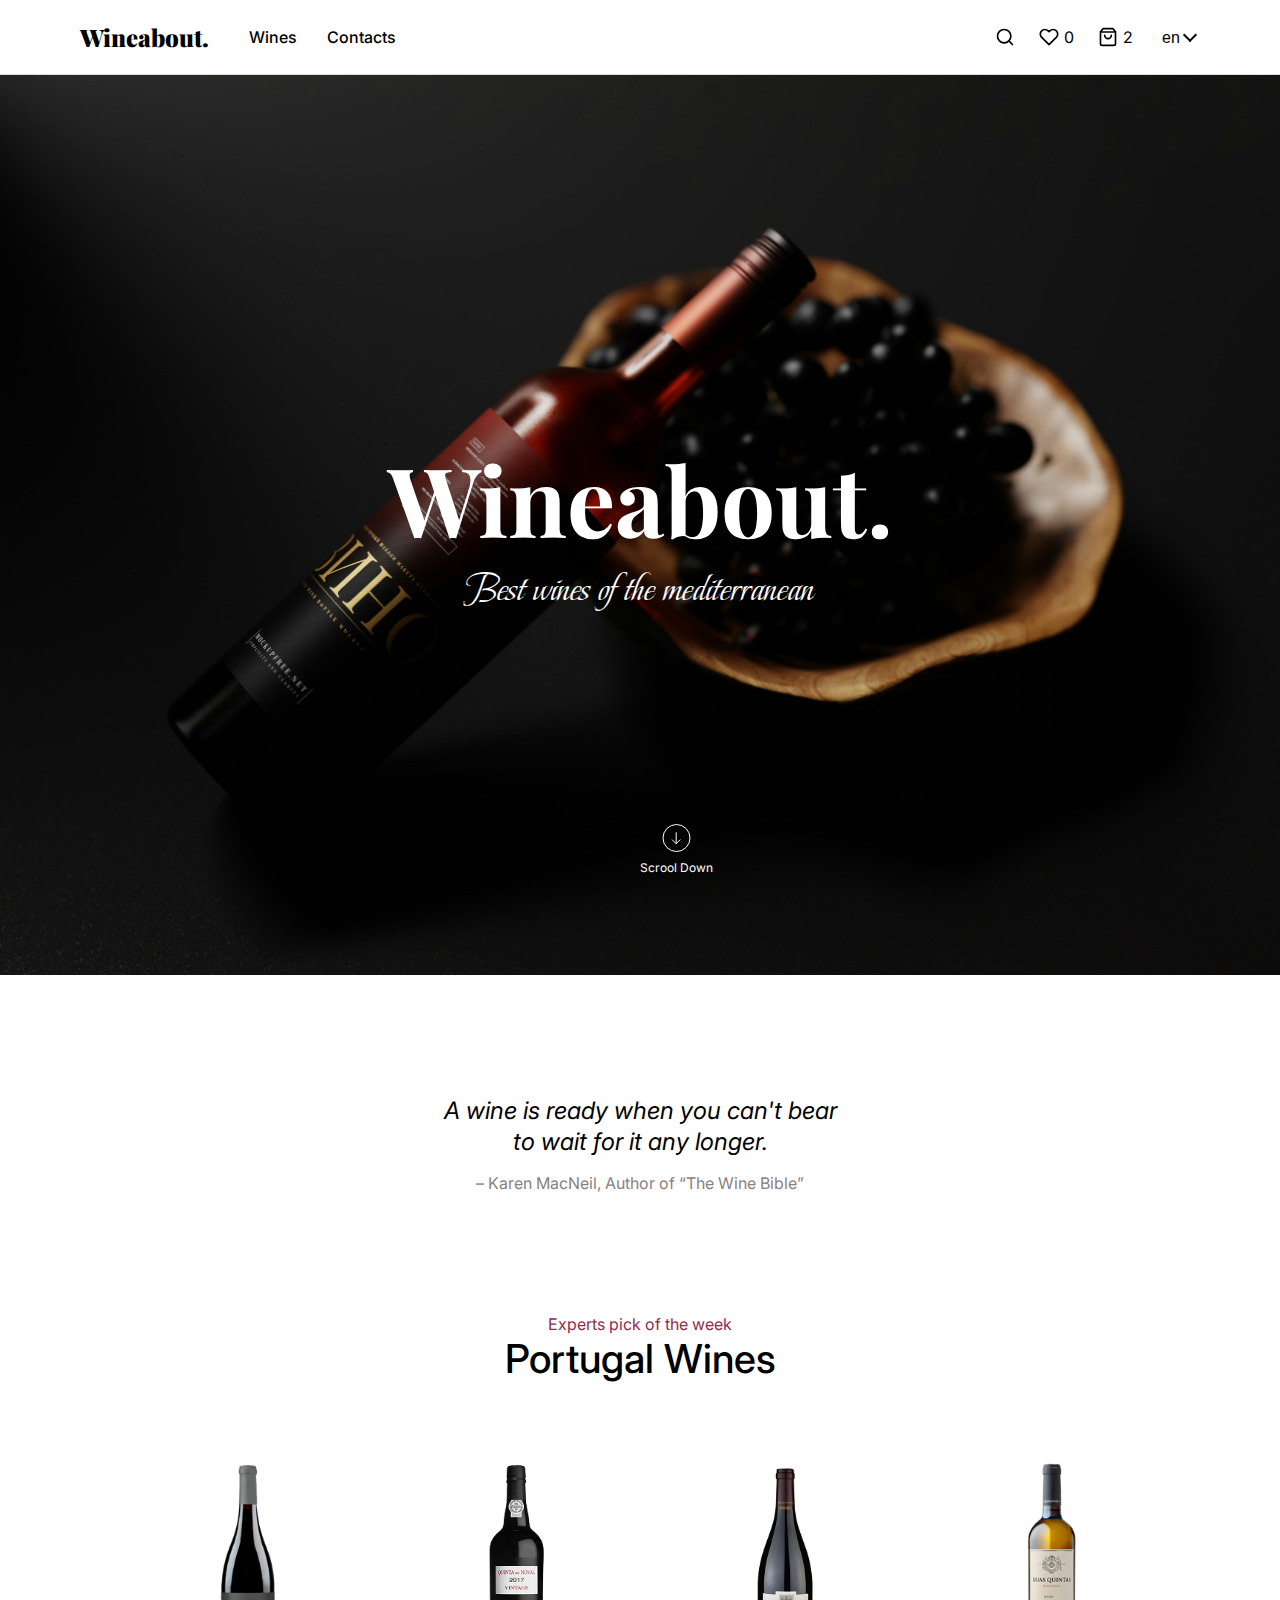
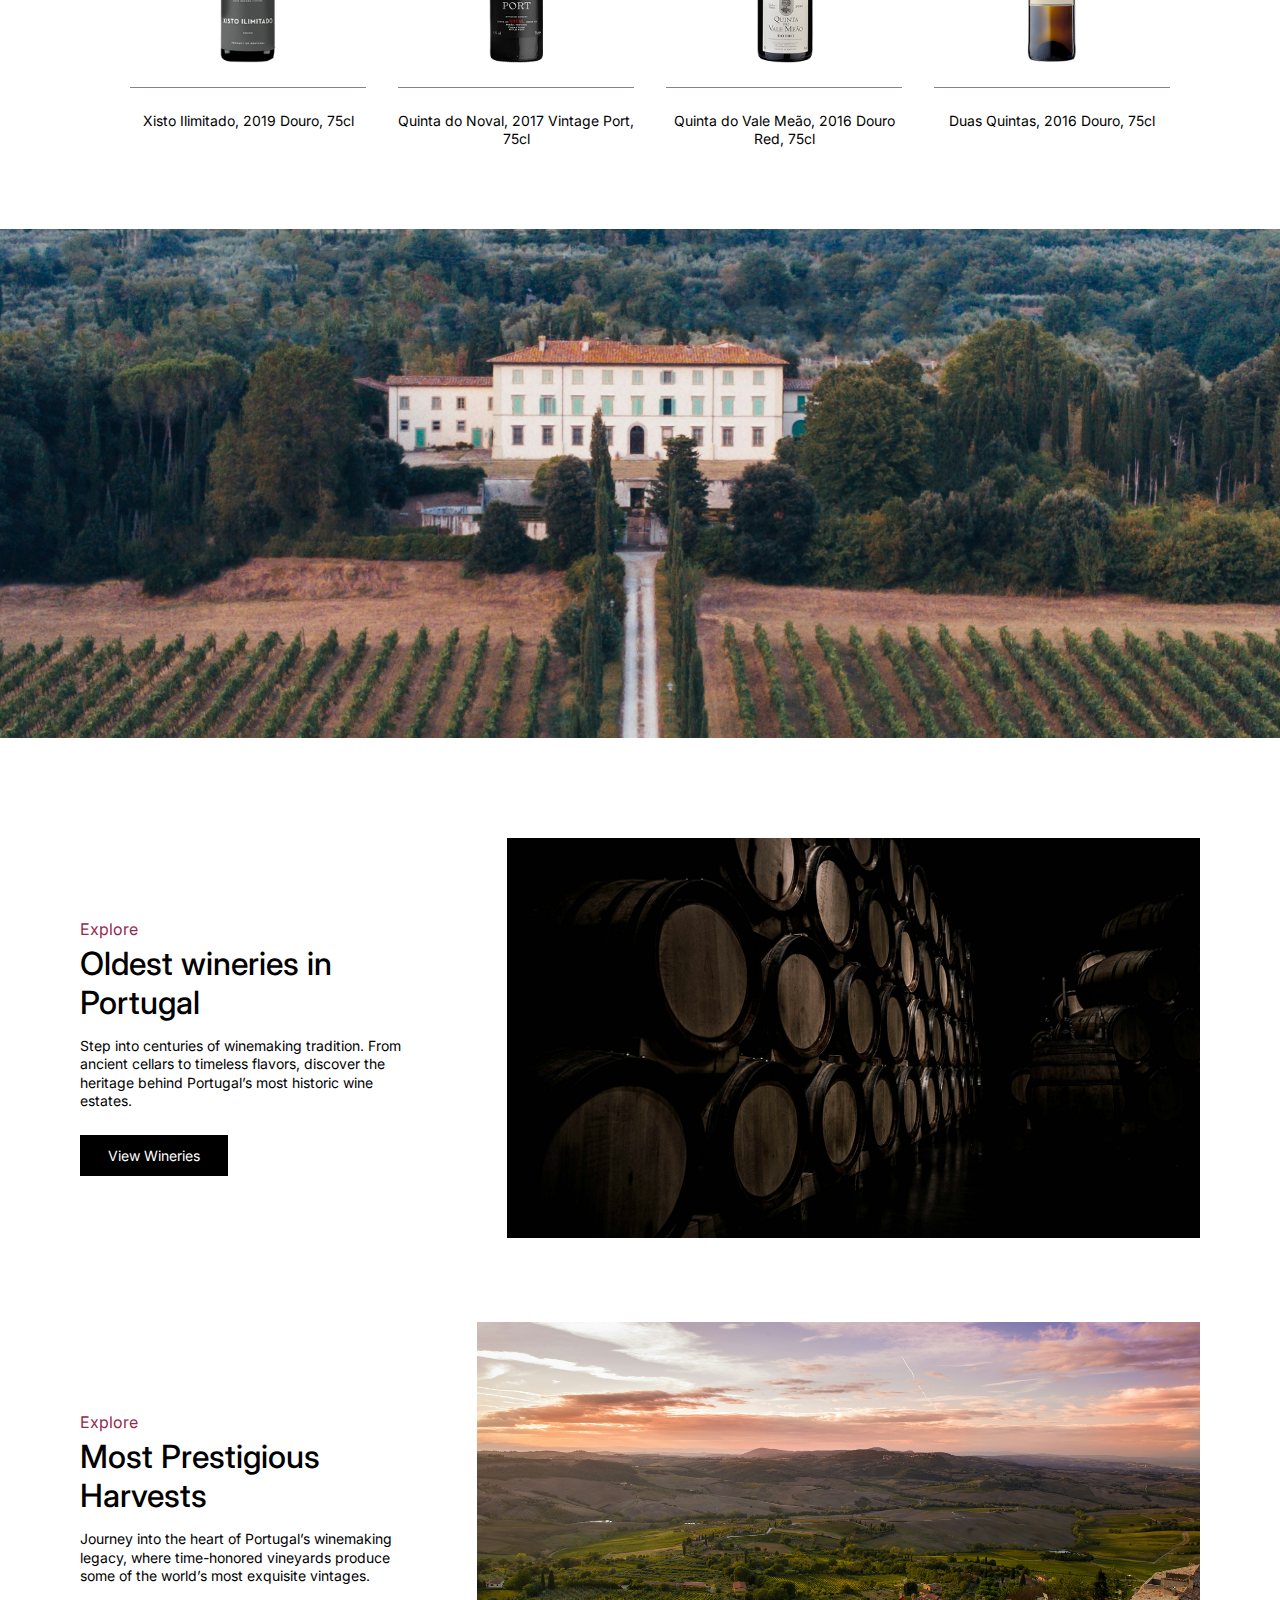
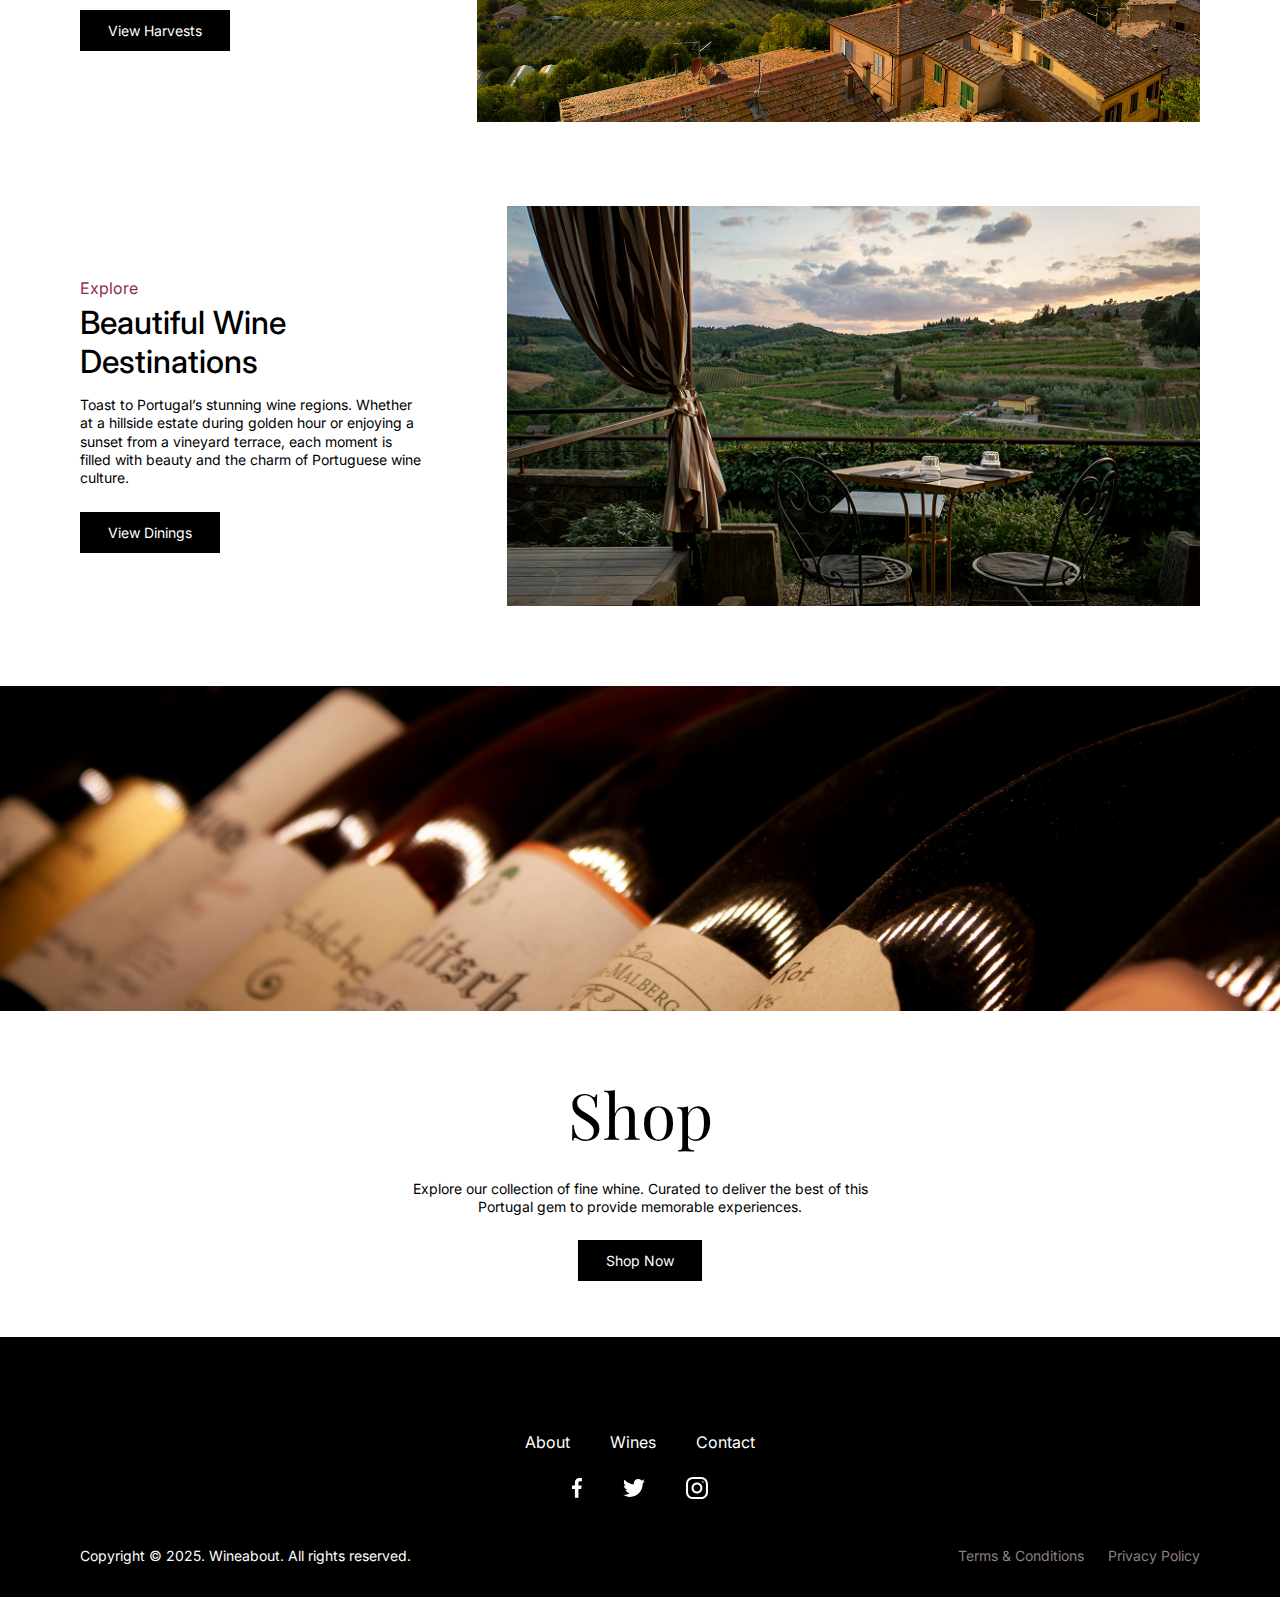
<file: index.html>
<!DOCTYPE html>
<html lang="pt">
<head>
    <meta charset="UTF-8">
    <meta name="viewport" content="width=device-width, initial-scale=1.0">
    <title>Wineabout</title>
    <link rel="stylesheet" href="../assets/css/main.css">
</head>
<body>
<header class="main-header">
    <div class="header-inner">
        <div class="logo-and-nav-group">
            <h3 class="logo"><a href="/">Wineabout.</a></h3>

            <nav class="main-nav">
                <ul>
                    <li><a href="/store.html">Wines</a></li>
                    <li><a href="/contact.html">Contacts</a></li>
                </ul>
            </nav>
        </div>

        <div class="ham-menu">
            <span></span>
            <span></span>
            <span></span>
        </div>

        <div class="off-screen-menu">
            <ul>
                <li><a href="/store.html">Wines</a></li>
                <li><a href="/contact.html">Contacts</a></li>
            </ul>
        </div>

        <div class="header-icons">
            <button class="icon-button search-icon" aria-label="Search">
                <svg xmlns="http://www.w3.org/2000/svg" width="20" height="20" viewBox="0 0 24 24" fill="none" stroke="currentColor" stroke-width="2" stroke-linecap="round" stroke-linejoin="round" class="feather feather-search"><circle cx="11" cy="11" r="8"></circle><line x1="21" y1="21" x2="16.65" y2="16.65"></line></svg>
            </button>
            <a href="#" class="icon-button fav-icon" aria-label="Favorites">
                <svg xmlns="http://www.w3.org/2000/svg" width="20" height="20" viewBox="0 0 24 24" fill="none" stroke="currentColor" stroke-width="2" stroke-linecap="round" stroke-linejoin="round" class="feather feather-heart"><path d="M20.84 4.61a5.5 5.5 0 0 0-7.78 0L12 5.67l-1.06-1.06a5.5 5.5 0 0 0-7.78 7.78l1.06 1.06L12 21.23l7.78-7.78 1.06-1.06a5.5 5.5 0 0 0 0-7.78z"></path></svg>
                <span class="count">0</span>
            </a>
            <a href="#" class="icon-button cart-icon" aria-label="Cart">
                <svg xmlns="http://www.w3.org/2000/svg" width="20" height="20" viewBox="0 0 24 24" fill="none" stroke="currentColor" stroke-width="2" stroke-linecap="round" stroke-linejoin="round" class="feather feather-shopping-bag"><path d="M6 2L3 6v14a2 2 0 0 0 2 2h14a2 2 0 0 0 2-2V6l-3-4z"></path><line x1="3" y1="6" x2="21" y2="6"></line><path d="M16 10a4 4 0 0 1-8 0"></path></svg>
                <span class="count">2</span>
            </a>
            <div class="language-selector">
                <select>
                    <option value="en">en</option>
                    <option value="pt">pt</option>
                </select>
                <span class="arrow-down"></span>
            </div>
        </div>
    </div>

    <script>
        const hamMenu = document.querySelector('.ham-menu');
        const offScreenMenu = document.querySelector('.off-screen-menu');
        const mainNav = document.querySelector('.main-nav');

        hamMenu.addEventListener('click', () => {
            offScreenMenu.classList.toggle('active');
            hamMenu.classList.toggle('active');
        });

        window.addEventListener('resize', () => {
            if (window.matchMedia("(min-width: 1024px)").matches) {
                offScreenMenu.classList.remove('active');
                hamMenu.classList.remove('active');
            }
        });
    </script>
</header>  <main>
    <div class="hero-image">
      <div>
        <h1 class="logo">Wineabout.</h1>
        <h3>Best wines of the mediterranean</h3>
      </div>
      <div>
        <svg width="29" height="28" viewBox="0 0 29 28" fill="none" xmlns="http://www.w3.org/2000/svg">
        <rect x="1" y="0.5" width="27" height="27" rx="13.5" stroke="white"/>
        <path d="M14.182 8.27275L14.182 19.7273M14.182 19.7273L18.3184 15.5909M14.182 19.7273L10.0456 15.5909" stroke="white"/>
        </svg>
        <p>Scrool Down</p>
      </div>
    </div>
    <div class="quote">
      <p>A wine is ready when you can't bear to wait for it any longer.</p>
      <p class="author">– Karen MacNeil, Author of “The Wine Bible”</p>
    </div>  
    <div class="oftheweek">
      <h4>Experts pick of the week</h4>
      <h2>Portugal Wines</h2>
      <div class="wine-list">
        <div class="wine-item">
          <img src="/src/assets/images/xistoilimitado_2016_dourored.png" alt="Xisto Ilimitado Wine Image">
          <span></span>
          <p>Xisto Ilimitado, 2019 Douro, 75cl</p>
        </div>
        <div class="wine-item">
          <img src="/src/assets/images/quintadonoval_2017_vintageport.png" alt="Quinta do Noval Wine Image">
          <span></span>
          <p>Quinta do Noval, 2017 Vintage Port, 75cl</p>
        </div>
        <div class="wine-item">
          <img src="/src/assets/images/quintadovalmeao_2016_dourored.png" alt="Quinta do Vale Meão Wine Image">
          <span></span>
          <p>Quinta do Vale Meão, 2016 Douro Red, 75cl</p>
        </div>
        <div class="wine-item">
          <img src="/src/assets/images/duasquintasblanc_2023_ramospinto_vinhobrancodouro.png" alt="Duas Quintas Wine Image">
          <span></span>
          <p>Duas Quintas, 2016 Douro, 75cl</p>
        </div>
      </div>
      <div class="img-quinta">
        <img src="/src/assets/images/vineyard-mansion.jpg" alt="Mansion in a Vineyard">
      </div>
    </div>
    <div class="explore">
      <div class="explore-item">
        <img src="/src/assets/images/winecellar.png" alt="Image of a Wine Cellar">
        <div class="explore-text">
          <h4>Explore</h4>
          <h3>Oldest wineries in Portugal</h3>
          <p>Step into centuries of winemaking tradition. From ancient cellars to timeless flavors, discover the heritage behind Portugal’s most historic wine estates.</p>
          <button>View Wineries</button>
        </div>
      </div>
      <div class="explore-item">
        <img src="/src/assets/images/contact-quinta-img.png" alt="Image of a Vineyard at Sunset">
        <div class="explore-text">
          <h4>Explore</h4>
          <h3>Most Prestigious Harvests</h3>
          <p>Journey into the heart of Portugal’s winemaking legacy, where time-honored vineyards produce some of the world’s most exquisite vintages.</p>
          <button>View Harvests</button>
        </div>
      </div>
      <div class="explore-item">
        <img src="/src/assets/images/balcony-img.png" alt="Image of a Balcony at a Vineyard at Sunset">
        <div class="explore-text">
          <h4>Explore</h4>
          <h3>Beautiful Wine Destinations</h3>
          <p>Toast to Portugal’s stunning wine regions. Whether at a hillside estate during golden hour or enjoying a sunset from a vineyard terrace, each moment is filled with beauty and the charm of Portuguese wine culture.</p>
          <button>View Dinings</button>
        </div>
      </div>
    </div>
    <div class="wine-shop">
      <img src="/src/assets/images/wine-shop.jpg" alt="Wine Shop">
      <div>
        <h2 class="shop">Shop</h2>
        <p>Explore our collection of fine whine. Curated to deliver the best of this Portugal gem to provide memorable experiences.</p>
        <button>Shop Now</button>
      </div>
    </div>
  </main>
<footer>
    <h3 class="logo">Wineabout.</h3>
    <div class="menufooter">
        <ul>
            <li><a href="/about">About</a></li>
            <li><a href="/wines">Wines</a></li>
            <li><a href="/contact">Contact</a></li>
        </ul>
    </div>
    <div class="socials">
        <a href="https://www.facebook.com/wineabout">
            <svg width="10" height="20" viewBox="0 0 10 20" fill="none" xmlns="http://www.w3.org/2000/svg">
            <path d="M8.13116 3.29509H9.94284V0.139742C9.63028 0.0967442 8.55534 0 7.30346 0C4.69137 0 2.90201 1.643 2.90201 4.66274V7.44186H0.0195312V10.9693H2.90201V19.845H6.43607V10.9701H9.20196L9.64103 7.44269H6.43524V5.01251C6.43607 3.99297 6.71059 3.29509 8.13116 3.29509Z" fill="white"/>
            </svg>
        </a>
        <a href="https://www.twitter.com/wineabout">
            <svg width="23" height="18" viewBox="0 0 23 18" fill="none" xmlns="http://www.w3.org/2000/svg">
            <path d="M22.9805 2.11613C22.1623 2.475 21.2906 2.71288 20.3817 2.82838C21.3167 2.27013 22.0303 1.39287 22.3658 0.3355C21.4941 0.85525 20.5316 1.22238 19.5058 1.42725C18.6781 0.545875 17.4983 0 16.2113 0C13.7143 0 11.7041 2.02675 11.7041 4.51137C11.7041 4.86888 11.7343 5.21263 11.8086 5.53988C8.05897 5.357 4.74109 3.55988 2.51222 0.82225C2.12309 1.49738 1.89484 2.27012 1.89484 3.102C1.89484 4.664 2.69922 6.04862 3.89822 6.85025C3.17359 6.8365 2.46272 6.62613 1.86047 6.29475C1.86047 6.3085 1.86047 6.32638 1.86047 6.34425C1.86047 8.536 3.42384 10.3565 5.47397 10.7759C5.10684 10.8763 4.70672 10.9244 4.29147 10.9244C4.00272 10.9244 3.71122 10.9079 3.43759 10.8474C4.02197 12.6335 5.68022 13.9466 7.65197 13.9893C6.11747 15.1896 4.16909 15.9129 2.05984 15.9129C1.68997 15.9129 1.33522 15.8964 0.980469 15.851C2.97834 17.1394 5.34609 17.875 7.89947 17.875C16.199 17.875 20.7365 11 20.7365 5.04075C20.7365 4.84137 20.7296 4.64887 20.72 4.45775C21.6151 3.8225 22.3672 3.02913 22.9805 2.11613Z" fill="white"/>
            </svg>
        </a>
        <a href="https://www.instagram.com/wineabout/">
            <svg width="23" height="22" viewBox="0 0 23 22" fill="none" xmlns="http://www.w3.org/2000/svg">
            <path fill-rule="evenodd" clip-rule="evenodd" d="M7.85547 0H16.1055C19.9018 0 22.9805 3.07862 22.9805 6.875V15.125C22.9805 18.9214 19.9018 22 16.1055 22H7.85547C4.05909 22 0.980469 18.9214 0.980469 15.125V6.875C0.980469 3.07862 4.05909 0 7.85547 0ZM16.1055 19.9375C18.7592 19.9375 20.918 17.7787 20.918 15.125V6.875C20.918 4.22125 18.7592 2.0625 16.1055 2.0625H7.85547C5.20172 2.0625 3.04297 4.22125 3.04297 6.875V15.125C3.04297 17.7787 5.20172 19.9375 7.85547 19.9375H16.1055Z" fill="white"/>
            <path fill-rule="evenodd" clip-rule="evenodd" d="M6.48047 11C6.48047 7.96263 8.94309 5.5 11.9805 5.5C15.0178 5.5 17.4805 7.96263 17.4805 11C17.4805 14.0374 15.0178 16.5 11.9805 16.5C8.94309 16.5 6.48047 14.0374 6.48047 11ZM8.54297 11C8.54297 12.8948 10.0857 14.4375 11.9805 14.4375C13.8752 14.4375 15.418 12.8948 15.418 11C15.418 9.10388 13.8752 7.5625 11.9805 7.5625C10.0857 7.5625 8.54297 9.10388 8.54297 11Z" fill="white"/>
            <circle cx="17.893" cy="5.08737" r="0.732875" fill="white"/>
            </svg>
        </a>
    </div>
        <div class="footerlegal">
            <div class="copyright">
                <a href="https://www.wineabout.com/terms">
                    <p>Terms & Conditions</p>
                </a>
                <a href="https://www.wineabout.com/privacy">
                    <p>Privacy Policy</p>
                </a>
            </div>
            <div class="legalrights">
                    <p>Copyright © 2025. Wineabout. All rights reserved.</p>
            </div>
        </div>
</footer></body>
</html>
</file>
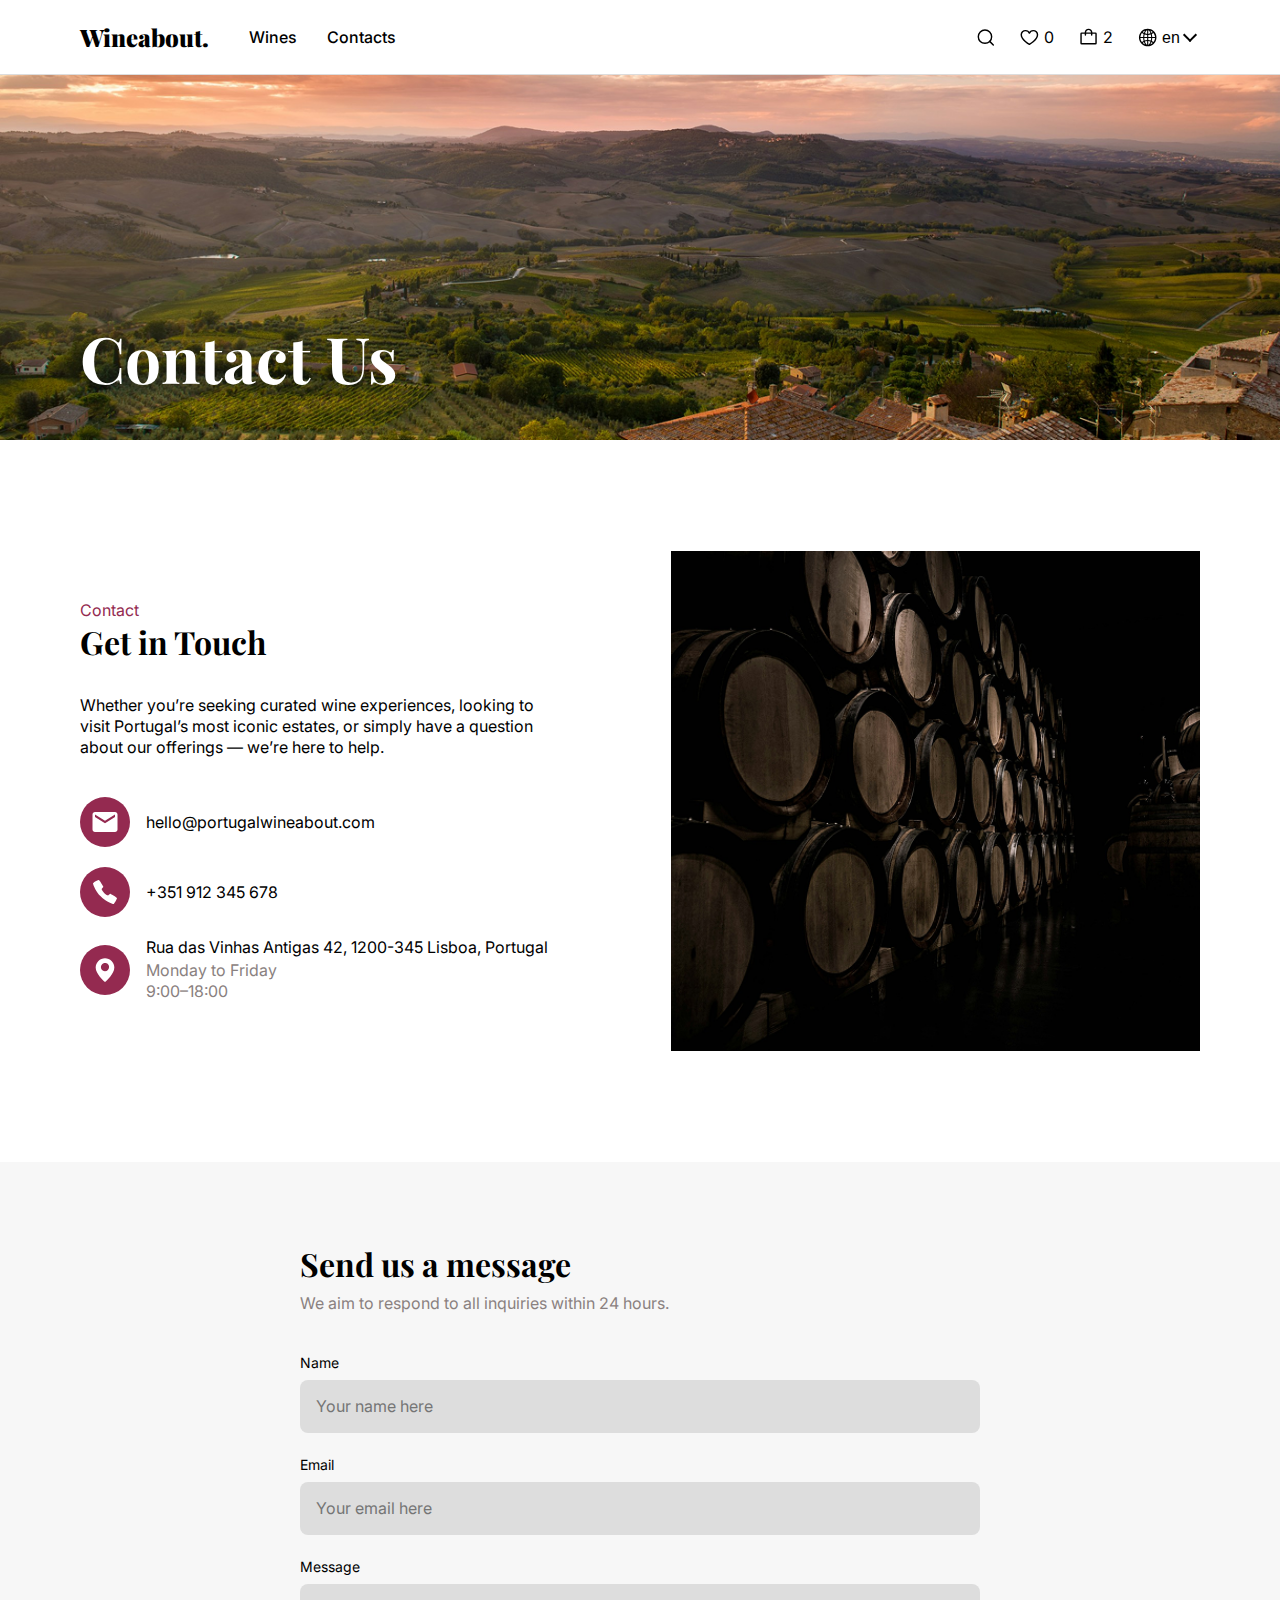
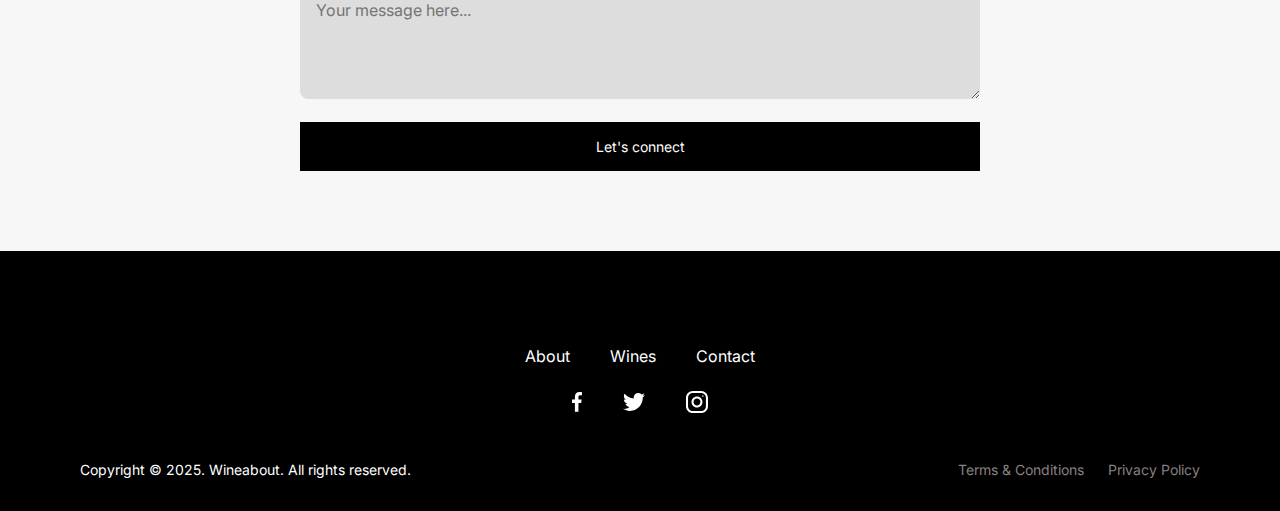
<file: contact.html>
<!DOCTYPE html>
<html lang="pt">
<head>
    <meta charset="UTF-8">
    <meta name="viewport" content="width=device-width, initial-scale=1.0">
    <title>Wineabout</title>
    <link rel="stylesheet" href="../assets/css/main.css">
</head>
<body>
<header class="main-header">
    <div class="header-inner">
        <div class="logo-and-nav-group">
            <h3 class="logo"><a href="/">Wineabout.</a></h3>

            <nav class="main-nav">
                <ul>
                    <li><a href="/store.html">Wines</a></li>
                    <li><a href="/contact.html">Contacts</a></li>
                </ul>
            </nav>
        </div>

        <div class="ham-menu">
            <span></span>
            <span></span>
            <span></span>
        </div>

        <div class="off-screen-menu">
            <ul>
                <li><a href="/store.html">Wines</a></li>
                <li><a href="/contact.html">Contacts</a></li>
            </ul>
            <span></span>
           <div>
                <a href="#" class="close-menu-links" aria-label="Search">
                    <p>Search</p>
                    <svg width="32" height="32" viewBox="0 0 24 24" fill="none" xmlns="http://www.w3.org/2000/svg">
                    <g clip-path="url(#clip0_75_404)">
                    <path d="M9.97135 16.3333C13.6533 16.3333 16.638 13.3486 16.638 9.66667C16.638 5.98477 13.6533 3 9.97135 3C6.28946 3 3.30469 5.98477 3.30469 9.66667C3.30469 13.3486 6.28946 16.3333 9.97135 16.3333Z" stroke="black" stroke-width="1.42857" stroke-linecap="round" stroke-linejoin="round"/>
                    <path d="M18.3057 17.9998L14.6807 14.3748" stroke="black" stroke-width="1.42857" stroke-linecap="round" stroke-linejoin="round"/>
                    </g>
                    <defs>
                    <clipPath id="clip0_75_404">
                    <rect width="40" height="40" fill="white" transform="translate(0.804688 0.5)"/>
                    </clipPath>
                    </defs>
                    </svg>
                </a>
                <a href="#" class="close-menu-links" aria-label="Favorites">
                    <p>My favorites</p>
                    <svg width="32" height="32" viewBox="0 0 24 24" fill="none" xmlns="http://www.w3.org/2000/svg">
                    <g clip-path="url(#clip0_75_406)">
                    <path d="M10.3887 17.375C10.3887 17.375 2.26367 13 2.26367 7.84375C2.26367 6.72487 2.70815 5.65181 3.49932 4.86064C4.29048 4.06947 5.36354 3.625 6.48242 3.625C8.24727 3.625 9.75898 4.58672 10.3887 6.125C11.0184 4.58672 12.5301 3.625 14.2949 3.625C15.4138 3.625 16.4869 4.06947 17.278 4.86064C18.0692 5.65181 18.5137 6.72487 18.5137 7.84375C18.5137 13 10.3887 17.375 10.3887 17.375Z" stroke="black" stroke-width="1.42857" stroke-linecap="round" stroke-linejoin="round"/>
                    </g>
                    <defs>
                    <clipPath id="clip0_75_406">
                    <rect width="40" height="40" fill="white" transform="translate(0.388672 0.5)"/>
                    </clipPath>
                    </defs>
                    </svg>
                </a>
                <a href="#" class="close-menu-links" aria-label="Cart">
                    <p>My cart</p>
                    <svg width="32" height="32" viewBox="0 0 24 24" fill="none" xmlns="http://www.w3.org/2000/svg">
                    <g clip-path="url(#clip0_75_409)">
                    <path d="M17.4209 6.125H3.6709C3.32572 6.125 3.0459 6.40482 3.0459 6.75V16.125C3.0459 16.4702 3.32572 16.75 3.6709 16.75H17.4209C17.7661 16.75 18.0459 16.4702 18.0459 16.125V6.75C18.0459 6.40482 17.7661 6.125 17.4209 6.125Z" stroke="black" stroke-width="1.42857" stroke-linecap="round" stroke-linejoin="round"/>
                    <path d="M7.4209 8V5.5C7.4209 4.6712 7.75014 3.87634 8.33619 3.29029C8.92224 2.70424 9.7171 2.375 10.5459 2.375C11.3747 2.375 12.1696 2.70424 12.7556 3.29029C13.3417 3.87634 13.6709 4.6712 13.6709 5.5V8" stroke="black" stroke-width="1.42857" stroke-linecap="round" stroke-linejoin="round"/>
                    </g>
                    <defs>
                    <clipPath id="clip0_75_409">
                    <rect width="40" height="40" fill="white" transform="translate(0.545898 0.5)"/>
                    </clipPath>
                    </defs>
                    </svg>
                </a>
                <a href="#" class="close-menu-links" aria-label="Language">
                    <p>Language</p>
                    <svg width="32" height="32" viewBox="0 0 24 24" fill="none" xmlns="http://www.w3.org/2000/svg">
                    <path d="M17.3906 16.1423C17.3945 16.1365 17.4004 16.1306 17.4043 16.1248C18.6836 14.6033 19.4531 12.6423 19.4531 10.4998C19.4531 8.35718 18.6836 6.39624 17.4062 4.87476C17.4023 4.8689 17.3965 4.86499 17.3926 4.85913C17.3711 4.83374 17.3516 4.8103 17.3301 4.78686C17.3223 4.7771 17.3145 4.76929 17.3066 4.75952L17.2266 4.66772L17.2246 4.66577C17.1953 4.63257 17.1641 4.59936 17.1348 4.56616L17.1328 4.56421C17.0703 4.4978 17.0078 4.4314 16.9434 4.36694L16.9414 4.36499L16.8477 4.27124L16.8418 4.26538C16.8125 4.23608 16.7832 4.20874 16.7539 4.1814C16.7441 4.17163 16.7344 4.16187 16.7227 4.1521C16.7031 4.13257 16.6836 4.11499 16.6641 4.09741C16.6582 4.09155 16.6504 4.08569 16.6445 4.07788C15.0859 2.63257 12.998 1.74976 10.7031 1.74976C8.4082 1.74976 6.32031 2.63257 4.75977 4.07788C4.75391 4.08374 4.74609 4.0896 4.74023 4.09741C4.7207 4.11499 4.70117 4.13452 4.68164 4.15405C4.67187 4.16382 4.66211 4.17358 4.65039 4.18335C4.62109 4.21069 4.5918 4.23999 4.5625 4.26733L4.55664 4.27319L4.46289 4.36694L4.46094 4.3689C4.39648 4.43335 4.33398 4.49976 4.27148 4.56616L4.26953 4.56812C4.23828 4.60132 4.20898 4.63452 4.17969 4.66772L4.17773 4.66968C4.15039 4.69897 4.12305 4.73022 4.09766 4.76147C4.08984 4.77124 4.08203 4.77905 4.07422 4.78882C4.05273 4.81226 4.0332 4.83765 4.01172 4.86108C4.00781 4.86694 4.00195 4.87085 3.99805 4.87671C2.72266 6.39624 1.95312 8.35718 1.95312 10.4998C1.95312 12.6423 2.72266 14.6033 4 16.1248C4.00391 16.1306 4.00977 16.1365 4.01367 16.1423L4.07422 16.2146C4.08203 16.2244 4.08984 16.2322 4.09766 16.2419L4.17773 16.3337C4.17773 16.3357 4.17969 16.3357 4.17969 16.3376C4.20898 16.3708 4.23828 16.4041 4.26953 16.4353L4.27148 16.4373C4.33398 16.5037 4.39648 16.5701 4.45898 16.6345L4.46094 16.6365C4.49219 16.6677 4.52148 16.699 4.55273 16.7283L4.55859 16.7341C4.62305 16.7986 4.68945 16.8611 4.75586 16.9216C6.32031 18.3669 8.4082 19.2498 10.7031 19.2498C12.998 19.2498 15.0859 18.3669 16.6465 16.9216C16.713 16.8606 16.7781 16.7981 16.8418 16.7341L16.8477 16.7283C16.8789 16.697 16.9102 16.6677 16.9395 16.6365L16.9414 16.6345C17.0059 16.5701 17.0684 16.5037 17.1289 16.4373L17.1309 16.4353C17.1602 16.4021 17.1914 16.3708 17.2207 16.3376C17.2207 16.3357 17.2227 16.3357 17.2227 16.3337C17.25 16.3044 17.2773 16.2732 17.3027 16.2419C17.3105 16.2322 17.3184 16.2244 17.3262 16.2146C17.3483 16.1911 17.3697 16.167 17.3906 16.1423ZM17.4707 13.3572C17.2012 13.9939 16.8457 14.5837 16.4121 15.1189C15.9238 14.6969 15.3899 14.3307 14.8203 14.0271C15.0469 13.1111 15.1875 12.1052 15.2246 11.0466H18.0273C17.9687 11.8455 17.7812 12.6208 17.4707 13.3572ZM18.0273 9.95288H15.2246C15.1875 8.89429 15.0469 7.88843 14.8203 6.97241C15.3926 6.66772 15.9258 6.30054 16.4121 5.88061C17.3546 7.04072 17.9184 8.46213 18.0273 9.95288ZM13.5605 3.73218C14.3359 4.0603 15.041 4.51343 15.6621 5.08374C15.3013 5.39095 14.9129 5.66425 14.502 5.90015C14.1953 5.02124 13.8027 4.25757 13.3457 3.64624C13.418 3.67358 13.4902 3.70288 13.5605 3.73218ZM11.791 17.4158C11.6113 17.5564 11.4316 17.6638 11.25 17.7361V14.113C12.025 14.1671 12.7871 14.3397 13.5098 14.6248C13.3477 15.1052 13.1602 15.5486 12.9434 15.949C12.6035 16.5818 12.2051 17.0876 11.791 17.4158ZM12.9434 5.05054C13.1582 5.45288 13.3477 5.89624 13.5098 6.37476C12.7871 6.65983 12.025 6.83241 11.25 6.88647V3.26538C11.4297 3.33765 11.6113 3.44312 11.791 3.58569C12.2051 3.91187 12.6035 4.41772 12.9434 5.05054ZM11.25 13.0173V11.0466H14.1309C14.0996 11.9099 13.9922 12.7478 13.8125 13.5427L13.8066 13.5662C12.987 13.2553 12.125 13.0703 11.25 13.0173ZM11.25 9.95288V7.98218C12.1445 7.92749 13.0039 7.73804 13.8066 7.43335L13.8125 7.45679C13.9922 8.25171 14.0996 9.08765 14.1309 9.95288H11.25ZM10.1562 11.0466V13.0173C9.26172 13.072 8.40234 13.2615 7.59961 13.5662L7.59375 13.5427C7.41406 12.7478 7.30664 11.9119 7.27539 11.0466H10.1562ZM7.27539 9.95288C7.30664 9.0896 7.41406 8.25171 7.59375 7.45679L7.59961 7.43335C8.40234 7.73804 9.25976 7.92749 10.1562 7.98218V9.95288H7.27539ZM10.1562 14.113V17.7341C9.97656 17.6619 9.79492 17.5564 9.61523 17.4138C9.20117 17.0876 8.80078 16.5798 8.46094 15.947C8.24609 15.5447 8.05664 15.1013 7.89453 14.6228C8.62109 14.3376 9.37695 14.1677 10.1562 14.113ZM10.1562 6.88647C9.38127 6.83241 8.61916 6.65983 7.89648 6.37476C8.05859 5.89429 8.24609 5.45093 8.46289 5.05054C8.80273 4.41772 9.20117 3.90991 9.61719 3.58374C9.79687 3.44311 9.97656 3.33569 10.1582 3.26343V6.88647H10.1562ZM7.8457 3.73218C7.91797 3.70288 7.98828 3.67358 8.06055 3.64624C7.60352 4.25757 7.21094 5.02124 6.9043 5.90015C6.49414 5.66577 6.10547 5.39233 5.74414 5.08374C6.36523 4.51343 7.07031 4.0603 7.8457 3.73218ZM3.93555 7.64233C4.20508 7.00562 4.56055 6.41577 4.99414 5.88061C5.48047 6.30054 6.01367 6.66772 6.58594 6.97241C6.35937 7.88843 6.21875 8.89429 6.18164 9.95288H3.37891C3.4375 9.15405 3.625 8.37866 3.93555 7.64233ZM3.37891 11.0466H6.18164C6.21875 12.1052 6.35937 13.1111 6.58594 14.0271C6.01636 14.3307 5.48246 14.6969 4.99414 15.1189C4.05162 13.9588 3.48783 12.5374 3.37891 11.0466ZM7.8457 17.2673C7.07031 16.9392 6.36523 16.4861 5.74414 15.9158C6.10547 15.6072 6.49414 15.3357 6.9043 15.0994C7.21094 15.9783 7.60352 16.7419 8.06055 17.3533C7.98828 17.3259 7.91602 17.2966 7.8457 17.2673ZM13.5605 17.2673C13.4883 17.2966 13.418 17.3259 13.3457 17.3533C13.8027 16.7419 14.1953 15.9783 14.502 15.0994C14.9121 15.3337 15.3008 15.6072 15.6621 15.9158C15.0445 16.4837 14.3335 16.9409 13.5605 17.2673Z" fill="black"/>
                    </svg>
                </a>
            </div> 
        </div>

        <div class="header-icons">
            <button class="icon-button search-icon" aria-label="Search">
                <svg width="20" height="20" viewBox="0 0 20 20" fill="none" xmlns="http://www.w3.org/2000/svg">
                <g clip-path="url(#clip0_75_404)">
                <path d="M9.97135 16.3333C13.6533 16.3333 16.638 13.3486 16.638 9.66667C16.638 5.98477 13.6533 3 9.97135 3C6.28946 3 3.30469 5.98477 3.30469 9.66667C3.30469 13.3486 6.28946 16.3333 9.97135 16.3333Z" stroke="black" stroke-width="1.42857" stroke-linecap="round" stroke-linejoin="round"/>
                <path d="M18.3057 17.9998L14.6807 14.3748" stroke="black" stroke-width="1.42857" stroke-linecap="round" stroke-linejoin="round"/>
                </g>
                <defs>
                <clipPath id="clip0_75_404">
                <rect width="20" height="20" fill="white" transform="translate(0.804688 0.5)"/>
                </clipPath>
                </defs>
                </svg>
            </button>
            <a href="#" class="icon-button fav-icon" aria-label="Favorites">
                <svg width="20" height="20" viewBox="0 0 20 20" fill="none" xmlns="http://www.w3.org/2000/svg">
                <g clip-path="url(#clip0_75_406)">
                <path d="M10.3887 17.375C10.3887 17.375 2.26367 13 2.26367 7.84375C2.26367 6.72487 2.70815 5.65181 3.49932 4.86064C4.29048 4.06947 5.36354 3.625 6.48242 3.625C8.24727 3.625 9.75898 4.58672 10.3887 6.125C11.0184 4.58672 12.5301 3.625 14.2949 3.625C15.4138 3.625 16.4869 4.06947 17.278 4.86064C18.0692 5.65181 18.5137 6.72487 18.5137 7.84375C18.5137 13 10.3887 17.375 10.3887 17.375Z" stroke="black" stroke-width="1.42857" stroke-linecap="round" stroke-linejoin="round"/>
                </g>
                <defs>
                <clipPath id="clip0_75_406">
                <rect width="20" height="20" fill="white" transform="translate(0.388672 0.5)"/>
                </clipPath>
                </defs>
                </svg>
                <span class="count">0</span>
            </a>
            <a href="#" class="icon-button cart-icon" aria-label="Cart">
                <svg width="20" height="20" viewBox="0 0 20 20" fill="none" xmlns="http://www.w3.org/2000/svg">
                <g clip-path="url(#clip0_75_409)">
                <path d="M17.4209 6.125H3.6709C3.32572 6.125 3.0459 6.40482 3.0459 6.75V16.125C3.0459 16.4702 3.32572 16.75 3.6709 16.75H17.4209C17.7661 16.75 18.0459 16.4702 18.0459 16.125V6.75C18.0459 6.40482 17.7661 6.125 17.4209 6.125Z" stroke="black" stroke-width="1.42857" stroke-linecap="round" stroke-linejoin="round"/>
                <path d="M7.4209 8V5.5C7.4209 4.6712 7.75014 3.87634 8.33619 3.29029C8.92224 2.70424 9.7171 2.375 10.5459 2.375C11.3747 2.375 12.1696 2.70424 12.7556 3.29029C13.3417 3.87634 13.6709 4.6712 13.6709 5.5V8" stroke="black" stroke-width="1.42857" stroke-linecap="round" stroke-linejoin="round"/>
                </g>
                <defs>
                <clipPath id="clip0_75_409">
                <rect width="20" height="20" fill="white" transform="translate(0.545898 0.5)"/>
                </clipPath>
                </defs>
                </svg>
                <span class="count">2</span>
            </a>
            <div class="language-selector">
                <svg width="20" height="20" viewBox="0 0 20 20" fill="none" xmlns="http://www.w3.org/2000/svg">
                <path d="M17.3906 16.1423C17.3945 16.1365 17.4004 16.1306 17.4043 16.1248C18.6836 14.6033 19.4531 12.6423 19.4531 10.4998C19.4531 8.35718 18.6836 6.39624 17.4062 4.87476C17.4023 4.8689 17.3965 4.86499 17.3926 4.85913C17.3711 4.83374 17.3516 4.8103 17.3301 4.78686C17.3223 4.7771 17.3145 4.76929 17.3066 4.75952L17.2266 4.66772L17.2246 4.66577C17.1953 4.63257 17.1641 4.59936 17.1348 4.56616L17.1328 4.56421C17.0703 4.4978 17.0078 4.4314 16.9434 4.36694L16.9414 4.36499L16.8477 4.27124L16.8418 4.26538C16.8125 4.23608 16.7832 4.20874 16.7539 4.1814C16.7441 4.17163 16.7344 4.16187 16.7227 4.1521C16.7031 4.13257 16.6836 4.11499 16.6641 4.09741C16.6582 4.09155 16.6504 4.08569 16.6445 4.07788C15.0859 2.63257 12.998 1.74976 10.7031 1.74976C8.4082 1.74976 6.32031 2.63257 4.75977 4.07788C4.75391 4.08374 4.74609 4.0896 4.74023 4.09741C4.7207 4.11499 4.70117 4.13452 4.68164 4.15405C4.67187 4.16382 4.66211 4.17358 4.65039 4.18335C4.62109 4.21069 4.5918 4.23999 4.5625 4.26733L4.55664 4.27319L4.46289 4.36694L4.46094 4.3689C4.39648 4.43335 4.33398 4.49976 4.27148 4.56616L4.26953 4.56812C4.23828 4.60132 4.20898 4.63452 4.17969 4.66772L4.17773 4.66968C4.15039 4.69897 4.12305 4.73022 4.09766 4.76147C4.08984 4.77124 4.08203 4.77905 4.07422 4.78882C4.05273 4.81226 4.0332 4.83765 4.01172 4.86108C4.00781 4.86694 4.00195 4.87085 3.99805 4.87671C2.72266 6.39624 1.95312 8.35718 1.95312 10.4998C1.95312 12.6423 2.72266 14.6033 4 16.1248C4.00391 16.1306 4.00977 16.1365 4.01367 16.1423L4.07422 16.2146C4.08203 16.2244 4.08984 16.2322 4.09766 16.2419L4.17773 16.3337C4.17773 16.3357 4.17969 16.3357 4.17969 16.3376C4.20898 16.3708 4.23828 16.4041 4.26953 16.4353L4.27148 16.4373C4.33398 16.5037 4.39648 16.5701 4.45898 16.6345L4.46094 16.6365C4.49219 16.6677 4.52148 16.699 4.55273 16.7283L4.55859 16.7341C4.62305 16.7986 4.68945 16.8611 4.75586 16.9216C6.32031 18.3669 8.4082 19.2498 10.7031 19.2498C12.998 19.2498 15.0859 18.3669 16.6465 16.9216C16.713 16.8606 16.7781 16.7981 16.8418 16.7341L16.8477 16.7283C16.8789 16.697 16.9102 16.6677 16.9395 16.6365L16.9414 16.6345C17.0059 16.5701 17.0684 16.5037 17.1289 16.4373L17.1309 16.4353C17.1602 16.4021 17.1914 16.3708 17.2207 16.3376C17.2207 16.3357 17.2227 16.3357 17.2227 16.3337C17.25 16.3044 17.2773 16.2732 17.3027 16.2419C17.3105 16.2322 17.3184 16.2244 17.3262 16.2146C17.3483 16.1911 17.3697 16.167 17.3906 16.1423ZM17.4707 13.3572C17.2012 13.9939 16.8457 14.5837 16.4121 15.1189C15.9238 14.6969 15.3899 14.3307 14.8203 14.0271C15.0469 13.1111 15.1875 12.1052 15.2246 11.0466H18.0273C17.9687 11.8455 17.7812 12.6208 17.4707 13.3572ZM18.0273 9.95288H15.2246C15.1875 8.89429 15.0469 7.88843 14.8203 6.97241C15.3926 6.66772 15.9258 6.30054 16.4121 5.88061C17.3546 7.04072 17.9184 8.46213 18.0273 9.95288ZM13.5605 3.73218C14.3359 4.0603 15.041 4.51343 15.6621 5.08374C15.3013 5.39095 14.9129 5.66425 14.502 5.90015C14.1953 5.02124 13.8027 4.25757 13.3457 3.64624C13.418 3.67358 13.4902 3.70288 13.5605 3.73218ZM11.791 17.4158C11.6113 17.5564 11.4316 17.6638 11.25 17.7361V14.113C12.025 14.1671 12.7871 14.3397 13.5098 14.6248C13.3477 15.1052 13.1602 15.5486 12.9434 15.949C12.6035 16.5818 12.2051 17.0876 11.791 17.4158ZM12.9434 5.05054C13.1582 5.45288 13.3477 5.89624 13.5098 6.37476C12.7871 6.65983 12.025 6.83241 11.25 6.88647V3.26538C11.4297 3.33765 11.6113 3.44312 11.791 3.58569C12.2051 3.91187 12.6035 4.41772 12.9434 5.05054ZM11.25 13.0173V11.0466H14.1309C14.0996 11.9099 13.9922 12.7478 13.8125 13.5427L13.8066 13.5662C12.987 13.2553 12.125 13.0703 11.25 13.0173ZM11.25 9.95288V7.98218C12.1445 7.92749 13.0039 7.73804 13.8066 7.43335L13.8125 7.45679C13.9922 8.25171 14.0996 9.08765 14.1309 9.95288H11.25ZM10.1562 11.0466V13.0173C9.26172 13.072 8.40234 13.2615 7.59961 13.5662L7.59375 13.5427C7.41406 12.7478 7.30664 11.9119 7.27539 11.0466H10.1562ZM7.27539 9.95288C7.30664 9.0896 7.41406 8.25171 7.59375 7.45679L7.59961 7.43335C8.40234 7.73804 9.25976 7.92749 10.1562 7.98218V9.95288H7.27539ZM10.1562 14.113V17.7341C9.97656 17.6619 9.79492 17.5564 9.61523 17.4138C9.20117 17.0876 8.80078 16.5798 8.46094 15.947C8.24609 15.5447 8.05664 15.1013 7.89453 14.6228C8.62109 14.3376 9.37695 14.1677 10.1562 14.113ZM10.1562 6.88647C9.38127 6.83241 8.61916 6.65983 7.89648 6.37476C8.05859 5.89429 8.24609 5.45093 8.46289 5.05054C8.80273 4.41772 9.20117 3.90991 9.61719 3.58374C9.79687 3.44311 9.97656 3.33569 10.1582 3.26343V6.88647H10.1562ZM7.8457 3.73218C7.91797 3.70288 7.98828 3.67358 8.06055 3.64624C7.60352 4.25757 7.21094 5.02124 6.9043 5.90015C6.49414 5.66577 6.10547 5.39233 5.74414 5.08374C6.36523 4.51343 7.07031 4.0603 7.8457 3.73218ZM3.93555 7.64233C4.20508 7.00562 4.56055 6.41577 4.99414 5.88061C5.48047 6.30054 6.01367 6.66772 6.58594 6.97241C6.35937 7.88843 6.21875 8.89429 6.18164 9.95288H3.37891C3.4375 9.15405 3.625 8.37866 3.93555 7.64233ZM3.37891 11.0466H6.18164C6.21875 12.1052 6.35937 13.1111 6.58594 14.0271C6.01636 14.3307 5.48246 14.6969 4.99414 15.1189C4.05162 13.9588 3.48783 12.5374 3.37891 11.0466ZM7.8457 17.2673C7.07031 16.9392 6.36523 16.4861 5.74414 15.9158C6.10547 15.6072 6.49414 15.3357 6.9043 15.0994C7.21094 15.9783 7.60352 16.7419 8.06055 17.3533C7.98828 17.3259 7.91602 17.2966 7.8457 17.2673ZM13.5605 17.2673C13.4883 17.2966 13.418 17.3259 13.3457 17.3533C13.8027 16.7419 14.1953 15.9783 14.502 15.0994C14.9121 15.3337 15.3008 15.6072 15.6621 15.9158C15.0445 16.4837 14.3335 16.9409 13.5605 17.2673Z" fill="black"/>
                </svg>

                <select>
                    <option value="en">en</option>
                    <option value="pt">pt</option>
                </select>
                <span class="arrow-down"></span>
            </div>
        </div>
    </div>

    <script>
        const hamMenu = document.querySelector('.ham-menu');
        const offScreenMenu = document.querySelector('.off-screen-menu');
        const mainNav = document.querySelector('.main-nav');

        hamMenu.addEventListener('click', () => {
            offScreenMenu.classList.toggle('active');
            hamMenu.classList.toggle('active');
        });

        window.addEventListener('resize', () => {
            if (window.matchMedia("(min-width: 1024px)").matches) {
                offScreenMenu.classList.remove('active');
                hamMenu.classList.remove('active');
            }
        });
    </script>
</header>  <main>
    <div class="contact-hero">
      <div class="page-title">
        <h1>Contact Us</h1>
      </div>
    </div>
    <div class="contact-section">
        <div class="contact-section-info">
            <div class="contact-header">
                <div class="contact-header-title">
                    <h4>Contact</h4>
                    <h2>Get in Touch</h2>
                </div>
                <div>
                    <p>Whether you’re seeking curated wine experiences, looking to visit Portugal’s most iconic estates, or simply have a question about our offerings — we’re here to help.</p>
                </div>
            </div>
            <div class="contact-info">
                <div class="contact-info-item">
                    <svg width="50" height="50" viewBox="0 0 50 50" fill="none" xmlns="http://www.w3.org/2000/svg">
                    <circle cx="25" cy="25" r="25" fill="#942A50"/>
                    <path d="M35 15H15C13.625 15 12.5125 16.125 12.5125 17.5L12.5 32.5C12.5 33.875 13.625 35 15 35H35C36.375 35 37.5 33.875 37.5 32.5V17.5C37.5 16.125 36.375 15 35 15ZM35 20L25 26.25L15 20V17.5L25 23.75L35 17.5V20Z" fill="white"/>
                    </svg>
                    <p>hello@portugalwineabout.com</p>
                </div>
                <div class="contact-info-item">
                    <svg width="50" height="50" viewBox="0 0 50 50" fill="none" xmlns="http://www.w3.org/2000/svg">
                    <circle cx="25" cy="25" r="25" fill="#942A50"/>
                    <g clip-path="url(#clip0_100_772)">
                    <path d="M36.9438 31.1146C36.6642 30.8168 35.6768 29.936 33.8618 28.7708C32.0333 27.5955 30.6849 26.8626 30.2981 26.6917C30.264 26.6766 30.2264 26.671 30.1894 26.6757C30.1524 26.6803 30.1174 26.6949 30.0881 26.7179C29.465 27.2039 28.4161 28.0964 28.3598 28.1446C27.9966 28.4558 27.9966 28.4558 27.6993 28.3589C27.1764 28.1874 25.5521 27.3249 24.1367 25.9063C22.7213 24.4877 21.8143 22.8232 21.6429 22.3009C21.5448 22.003 21.5448 22.003 21.8572 21.6398C21.9054 21.5836 22.7984 20.5346 23.2843 19.9121C23.3074 19.8828 23.322 19.8478 23.3266 19.8108C23.3313 19.7737 23.3257 19.7362 23.3106 19.7021C23.1397 19.3148 22.4068 17.9669 21.2314 16.1385C20.0646 14.324 19.1849 13.3366 18.8871 13.057C18.8597 13.0312 18.826 13.0132 18.7893 13.005C18.7526 12.9968 18.7144 12.9987 18.6787 13.0104C17.6375 13.3682 16.6329 13.8247 15.6786 14.3738C14.7574 14.9093 13.8852 15.5251 13.0723 16.214C13.0439 16.2381 13.0226 16.2695 13.0107 16.3048C12.9988 16.3401 12.9968 16.378 13.0048 16.4144C13.1167 16.9362 13.6519 19.1144 15.3127 22.1316C17.0072 25.211 18.1815 26.7887 20.67 29.2685C23.1584 31.7484 24.786 32.9934 27.8686 34.6879C30.8858 36.3487 33.0651 36.8844 33.5859 36.9953C33.6223 37.0032 33.6602 37.0011 33.6956 36.9892C33.731 36.9773 33.7625 36.9561 33.7868 36.9278C34.4755 36.1149 35.0912 35.2427 35.6265 34.3215C36.1754 33.3672 36.632 32.3626 36.9899 31.3214C37.0013 31.286 37.0031 31.2481 36.995 31.2118C36.9869 31.1754 36.9692 31.1419 36.9438 31.1146Z" fill="white"/>
                    </g>
                    <defs>
                    <clipPath id="clip0_100_772">
                    <rect width="24" height="24" fill="white" transform="translate(13 13)"/>
                    </clipPath>
                    </defs>
                    </svg>
                    <p>+351 912 345 678</p>
                </div>
                <div class="contact-info-item">
                    <svg width="50" height="50" viewBox="0 0 50 50" fill="none" xmlns="http://www.w3.org/2000/svg">
                    <circle cx="25" cy="25" r="25" fill="#942A50"/>
                    <path d="M25.0013 13.3333C22.542 13.3331 20.1821 14.3036 18.4344 16.0338C16.6867 17.764 15.6926 20.1141 15.668 22.5733C15.668 28.9666 23.893 36.0833 24.243 36.3866C24.4543 36.5673 24.7232 36.6667 25.0013 36.6667C25.2794 36.6667 25.5483 36.5673 25.7596 36.3866C26.168 36.0833 34.3346 28.9666 34.3346 22.5733C34.31 20.1141 33.3159 17.764 31.5682 16.0338C29.8205 14.3036 27.4606 13.3331 25.0013 13.3333ZM25.0013 26.1666C24.1937 26.1666 23.4042 25.9271 22.7327 25.4784C22.0612 25.0297 21.5379 24.392 21.2288 23.6459C20.9197 22.8997 20.8389 22.0787 20.9964 21.2866C21.154 20.4945 21.5429 19.767 22.1139 19.1959C22.685 18.6248 23.4126 18.2359 24.2047 18.0784C24.9968 17.9208 25.8178 18.0017 26.5639 18.3107C27.3101 18.6198 27.9478 19.1432 28.3965 19.8147C28.8452 20.4862 29.0846 21.2756 29.0846 22.0833C29.0846 23.1662 28.6544 24.2048 27.8887 24.9706C27.1229 25.7364 26.0843 26.1666 25.0013 26.1666Z" fill="white"/>
                    </svg>
                    <div class="address-text">
                        <p>Rua das Vinhas Antigas 42, 1200-345 Lisboa, Portugal</p>
                        <p>Monday to Friday 9:00–18:00</p>
                    </div>
                </div>
            </div>
        </div>
        <div class="contact-section-img"></div>
    </div>
    <div class="contact-form-container">
        <div class="contact-form-header">
            <h2>Send us a message</h2>
            <p>We aim to respond to all inquiries within 24 hours.</p>
        </div>
        <div class="contact-form">
            <form action="#" method="post">
                <label for="name">Name</label>
                <input type="text" id="name" name="name" required placeholder="Your name here">
                <label for="email">Email</label>
                <input type="email" id="email" name="email" required placeholder="Your email here">
                <label for="message">Message</label>
                <textarea id="message" name="message" rows="4" required placeholder="Your message here..."></textarea>
                <button type="submit">Let's connect</button>
            </form>
        </div>
    </div>
  </main>
<footer>
    <h3 class="logo">Wineabout.</h3>
    <div class="menufooter">
        <ul>
            <li><a href="/about">About</a></li>
            <li><a href="/wines">Wines</a></li>
            <li><a href="/contact">Contact</a></li>
        </ul>
    </div>
    <div class="socials">
        <a href="https://www.facebook.com/wineabout">
            <svg width="10" height="20" viewBox="0 0 10 20" fill="none" xmlns="http://www.w3.org/2000/svg">
            <path d="M8.13116 3.29509H9.94284V0.139742C9.63028 0.0967442 8.55534 0 7.30346 0C4.69137 0 2.90201 1.643 2.90201 4.66274V7.44186H0.0195312V10.9693H2.90201V19.845H6.43607V10.9701H9.20196L9.64103 7.44269H6.43524V5.01251C6.43607 3.99297 6.71059 3.29509 8.13116 3.29509Z" fill="white"/>
            </svg>
        </a>
        <a href="https://www.twitter.com/wineabout">
            <svg width="23" height="18" viewBox="0 0 23 18" fill="none" xmlns="http://www.w3.org/2000/svg">
            <path d="M22.9805 2.11613C22.1623 2.475 21.2906 2.71288 20.3817 2.82838C21.3167 2.27013 22.0303 1.39287 22.3658 0.3355C21.4941 0.85525 20.5316 1.22238 19.5058 1.42725C18.6781 0.545875 17.4983 0 16.2113 0C13.7143 0 11.7041 2.02675 11.7041 4.51137C11.7041 4.86888 11.7343 5.21263 11.8086 5.53988C8.05897 5.357 4.74109 3.55988 2.51222 0.82225C2.12309 1.49738 1.89484 2.27012 1.89484 3.102C1.89484 4.664 2.69922 6.04862 3.89822 6.85025C3.17359 6.8365 2.46272 6.62613 1.86047 6.29475C1.86047 6.3085 1.86047 6.32638 1.86047 6.34425C1.86047 8.536 3.42384 10.3565 5.47397 10.7759C5.10684 10.8763 4.70672 10.9244 4.29147 10.9244C4.00272 10.9244 3.71122 10.9079 3.43759 10.8474C4.02197 12.6335 5.68022 13.9466 7.65197 13.9893C6.11747 15.1896 4.16909 15.9129 2.05984 15.9129C1.68997 15.9129 1.33522 15.8964 0.980469 15.851C2.97834 17.1394 5.34609 17.875 7.89947 17.875C16.199 17.875 20.7365 11 20.7365 5.04075C20.7365 4.84137 20.7296 4.64887 20.72 4.45775C21.6151 3.8225 22.3672 3.02913 22.9805 2.11613Z" fill="white"/>
            </svg>
        </a>
        <a href="https://www.instagram.com/wineabout/">
            <svg width="23" height="22" viewBox="0 0 23 22" fill="none" xmlns="http://www.w3.org/2000/svg">
            <path fill-rule="evenodd" clip-rule="evenodd" d="M7.85547 0H16.1055C19.9018 0 22.9805 3.07862 22.9805 6.875V15.125C22.9805 18.9214 19.9018 22 16.1055 22H7.85547C4.05909 22 0.980469 18.9214 0.980469 15.125V6.875C0.980469 3.07862 4.05909 0 7.85547 0ZM16.1055 19.9375C18.7592 19.9375 20.918 17.7787 20.918 15.125V6.875C20.918 4.22125 18.7592 2.0625 16.1055 2.0625H7.85547C5.20172 2.0625 3.04297 4.22125 3.04297 6.875V15.125C3.04297 17.7787 5.20172 19.9375 7.85547 19.9375H16.1055Z" fill="white"/>
            <path fill-rule="evenodd" clip-rule="evenodd" d="M6.48047 11C6.48047 7.96263 8.94309 5.5 11.9805 5.5C15.0178 5.5 17.4805 7.96263 17.4805 11C17.4805 14.0374 15.0178 16.5 11.9805 16.5C8.94309 16.5 6.48047 14.0374 6.48047 11ZM8.54297 11C8.54297 12.8948 10.0857 14.4375 11.9805 14.4375C13.8752 14.4375 15.418 12.8948 15.418 11C15.418 9.10388 13.8752 7.5625 11.9805 7.5625C10.0857 7.5625 8.54297 9.10388 8.54297 11Z" fill="white"/>
            <circle cx="17.893" cy="5.08737" r="0.732875" fill="white"/>
            </svg>
        </a>
    </div>
        <div class="footerlegal">
            <div class="copyright">
                <a href="https://www.wineabout.com/terms">
                    <p>Terms & Conditions</p>
                </a>
                <a href="https://www.wineabout.com/privacy">
                    <p>Privacy Policy</p>
                </a>
            </div>
            <div class="legalrights">
                    <p>Copyright © 2025. Wineabout. All rights reserved.</p>
            </div>
        </div>
</footer></body>
</html>
</file>
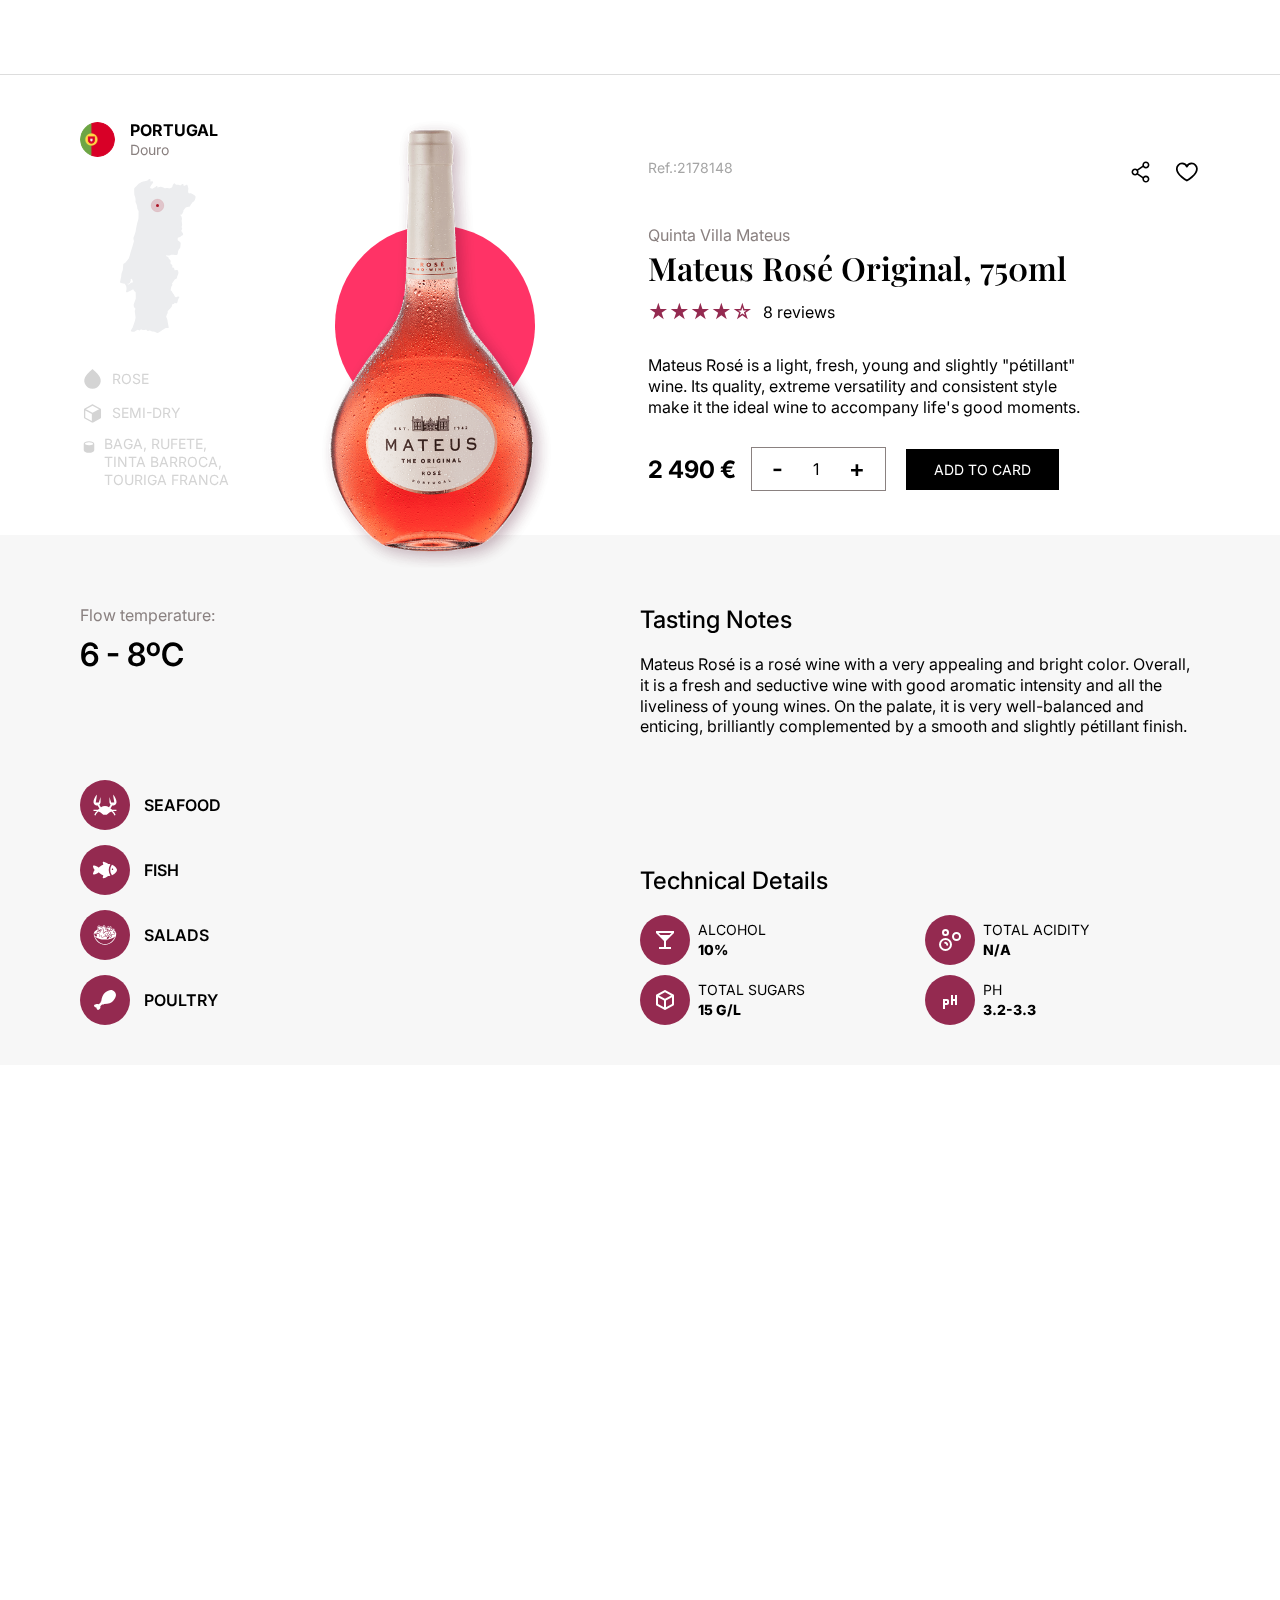
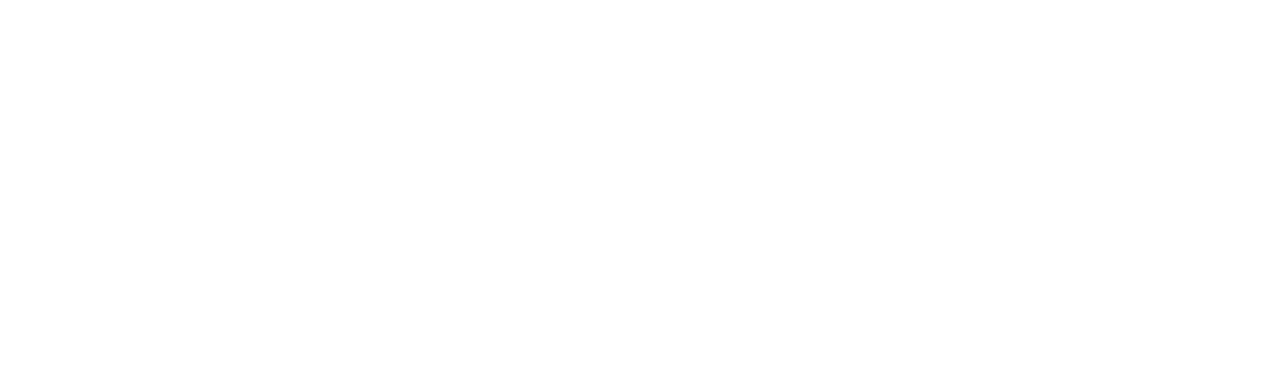
<file: product.html>
<!DOCTYPE html>
<html lang="pt">
<head>
    <meta charset="UTF-8">
    <meta name="viewport" content="width=device-width, initial-scale=1.0">
    <title>Wineabout</title>
    <link rel="stylesheet" href="../assets/css/main.css">
</head>
<body>
<header class="main-header">
    <div class="header-inner fade-in">
        <div class="logo-and-nav-group">
            <h3 class="logo"><a href="/">Wineabout.</a></h3>

            <nav class="main-nav">
                <ul>
                    <li><a href="/store.html">Wines</a></li>
                    <li><a href="/contact.html">Contacts</a></li>
                </ul>
            </nav>
        </div>

        <div class="ham-menu">
            <span></span>
            <span></span>
            <span></span>
        </div>

        <div class="off-screen-menu">
            <ul>
                <li><a href="/store.html">Wines</a></li>
                <li><a href="/contact.html">Contacts</a></li>
            </ul>
            <span></span>
           <div>
                <a href="https://youtu.be/zXt56MB-3vc?si=SBa8yq82hs1k4SUZ" class="close-menu-links" aria-label="Search">
                    <p>Search</p>
                    <svg width="32" height="32" viewBox="0 0 24 24" fill="none" xmlns="http://www.w3.org/2000/svg">
                    <g clip-path="url(#clip0_75_404)">
                    <path d="M9.97135 16.3333C13.6533 16.3333 16.638 13.3486 16.638 9.66667C16.638 5.98477 13.6533 3 9.97135 3C6.28946 3 3.30469 5.98477 3.30469 9.66667C3.30469 13.3486 6.28946 16.3333 9.97135 16.3333Z" stroke="currentColor" stroke-width="1.42857" stroke-linecap="round" stroke-linejoin="round"/>
                    <path d="M18.3057 17.9998L14.6807 14.3748" stroke="currentColor" stroke-width="1.42857" stroke-linecap="round" stroke-linejoin="round"/>
                    </g>
                    <defs>
                    <clipPath id="clip0_75_404">
                    <rect width="40" height="40" fill="white" transform="translate(0.804688 0.5)"/>
                    </clipPath>
                    </defs>
                    </svg>
                </a>
                <a href="https://youtu.be/zXt56MB-3vc?si=SBa8yq82hs1k4SUZ" class="close-menu-links" aria-label="Favorites">
                    <p>My favorites</p>
                    <svg width="32" height="32" viewBox="0 0 24 24" fill="none" xmlns="http://www.w3.org/2000/svg">
                    <g clip-path="url(#clip0_75_406)">
                    <path d="M10.3887 17.375C10.3887 17.375 2.26367 13 2.26367 7.84375C2.26367 6.72487 2.70815 5.65181 3.49932 4.86064C4.29048 4.06947 5.36354 3.625 6.48242 3.625C8.24727 3.625 9.75898 4.58672 10.3887 6.125C11.0184 4.58672 12.5301 3.625 14.2949 3.625C15.4138 3.625 16.4869 4.06947 17.278 4.86064C18.0692 5.65181 18.5137 6.72487 18.5137 7.84375C18.5137 13 10.3887 17.375 10.3887 17.375Z" stroke="currentColor" stroke-width="1.42857" stroke-linecap="round" stroke-linejoin="round"/>
                    </g>
                    <defs>
                    <clipPath id="clip0_75_406">
                    <rect width="40" height="40" fill="white" transform="translate(0.388672 0.5)"/>
                    </clipPath>
                    </defs>
                    </svg>
                </a>
                <a href="https://youtu.be/zXt56MB-3vc?si=SBa8yq82hs1k4SUZ" class="close-menu-links" aria-label="Cart">
                    <p>My cart</p>
                    <svg width="32" height="32" viewBox="0 0 24 24" fill="none" xmlns="http://www.w3.org/2000/svg">
                    <g clip-path="url(#clip0_75_409)">
                    <path d="M17.4209 6.125H3.6709C3.32572 6.125 3.0459 6.40482 3.0459 6.75V16.125C3.0459 16.4702 3.32572 16.75 3.6709 16.75H17.4209C17.7661 16.75 18.0459 16.4702 18.0459 16.125V6.75C18.0459 6.40482 17.7661 6.125 17.4209 6.125Z" stroke="currentColor" stroke-width="1.42857" stroke-linecap="round" stroke-linejoin="round"/>
                    <path d="M7.4209 8V5.5C7.4209 4.6712 7.75014 3.87634 8.33619 3.29029C8.92224 2.70424 9.7171 2.375 10.5459 2.375C11.3747 2.375 12.1696 2.70424 12.7556 3.29029C13.3417 3.87634 13.6709 4.6712 13.6709 5.5V8" stroke="currentColor" stroke-width="1.42857" stroke-linecap="round" stroke-linejoin="round"/>
                    </g>
                    <defs>
                    <clipPath id="clip0_75_409">
                    <rect width="40" height="40" fill="white" transform="translate(0.545898 0.5)"/>
                    </clipPath>
                    </defs>
                    </svg>
                </a>
                <a href="https://youtu.be/zXt56MB-3vc?si=SBa8yq82hs1k4SUZ" class="close-menu-links" aria-label="Language">
                    <p>Language</p>
                    <svg width="32" height="32" viewBox="0 0 24 24" fill="none" xmlns="http://www.w3.org/2000/svg">
                    <path d="M17.3906 16.1423C17.3945 16.1365 17.4004 16.1306 17.4043 16.1248C18.6836 14.6033 19.4531 12.6423 19.4531 10.4998C19.4531 8.35718 18.6836 6.39624 17.4062 4.87476C17.4023 4.8689 17.3965 4.86499 17.3926 4.85913C17.3711 4.83374 17.3516 4.8103 17.3301 4.78686C17.3223 4.7771 17.3145 4.76929 17.3066 4.75952L17.2266 4.66772L17.2246 4.66577C17.1953 4.63257 17.1641 4.59936 17.1348 4.56616L17.1328 4.56421C17.0703 4.4978 17.0078 4.4314 16.9434 4.36694L16.9414 4.36499L16.8477 4.27124L16.8418 4.26538C16.8125 4.23608 16.7832 4.20874 16.7539 4.1814C16.7441 4.17163 16.7344 4.16187 16.7227 4.1521C16.7031 4.13257 16.6836 4.11499 16.6641 4.09741C16.6582 4.09155 16.6504 4.08569 16.6445 4.07788C15.0859 2.63257 12.998 1.74976 10.7031 1.74976C8.4082 1.74976 6.32031 2.63257 4.75977 4.07788C4.75391 4.08374 4.74609 4.0896 4.74023 4.09741C4.7207 4.11499 4.70117 4.13452 4.68164 4.15405C4.67187 4.16382 4.66211 4.17358 4.65039 4.18335C4.62109 4.21069 4.5918 4.23999 4.5625 4.26733L4.55664 4.27319L4.46289 4.36694L4.46094 4.3689C4.39648 4.43335 4.33398 4.49976 4.27148 4.56616L4.26953 4.56812C4.23828 4.60132 4.20898 4.63452 4.17969 4.66772L4.17773 4.66968C4.15039 4.69897 4.12305 4.73022 4.09766 4.76147C4.08984 4.77124 4.08203 4.77905 4.07422 4.78882C4.05273 4.81226 4.0332 4.83765 4.01172 4.86108C4.00781 4.86694 4.00195 4.87085 3.99805 4.87671C2.72266 6.39624 1.95312 8.35718 1.95312 10.4998C1.95312 12.6423 2.72266 14.6033 4 16.1248C4.00391 16.1306 4.00977 16.1365 4.01367 16.1423L4.07422 16.2146C4.08203 16.2244 4.08984 16.2322 4.09766 16.2419L4.17773 16.3337C4.17773 16.3357 4.17969 16.3357 4.17969 16.3376C4.20898 16.3708 4.23828 16.4041 4.26953 16.4353L4.27148 16.4373C4.33398 16.5037 4.39648 16.5701 4.45898 16.6345L4.46094 16.6365C4.49219 16.6677 4.52148 16.699 4.55273 16.7283L4.55859 16.7341C4.62305 16.7986 4.68945 16.8611 4.75586 16.9216C6.32031 18.3669 8.4082 19.2498 10.7031 19.2498C12.998 19.2498 15.0859 18.3669 16.6465 16.9216C16.713 16.8606 16.7781 16.7981 16.8418 16.7341L16.8477 16.7283C16.8789 16.697 16.9102 16.6677 16.9395 16.6365L16.9414 16.6345C17.0059 16.5701 17.0684 16.5037 17.1289 16.4373L17.1309 16.4353C17.1602 16.4021 17.1914 16.3708 17.2207 16.3376C17.2207 16.3357 17.2227 16.3357 17.2227 16.3337C17.25 16.3044 17.2773 16.2732 17.3027 16.2419C17.3105 16.2322 17.3184 16.2244 17.3262 16.2146C17.3483 16.1911 17.3697 16.167 17.3906 16.1423ZM17.4707 13.3572C17.2012 13.9939 16.8457 14.5837 16.4121 15.1189C15.9238 14.6969 15.3899 14.3307 14.8203 14.0271C15.0469 13.1111 15.1875 12.1052 15.2246 11.0466H18.0273C17.9687 11.8455 17.7812 12.6208 17.4707 13.3572ZM18.0273 9.95288H15.2246C15.1875 8.89429 15.0469 7.88843 14.8203 6.97241C15.3926 6.66772 15.9258 6.30054 16.4121 5.88061C17.3546 7.04072 17.9184 8.46213 18.0273 9.95288ZM13.5605 3.73218C14.3359 4.0603 15.041 4.51343 15.6621 5.08374C15.3013 5.39095 14.9129 5.66425 14.502 5.90015C14.1953 5.02124 13.8027 4.25757 13.3457 3.64624C13.418 3.67358 13.4902 3.70288 13.5605 3.73218ZM11.791 17.4158C11.6113 17.5564 11.4316 17.6638 11.25 17.7361V14.113C12.025 14.1671 12.7871 14.3397 13.5098 14.6248C13.3477 15.1052 13.1602 15.5486 12.9434 15.949C12.6035 16.5818 12.2051 17.0876 11.791 17.4158ZM12.9434 5.05054C13.1582 5.45288 13.3477 5.89624 13.5098 6.37476C12.7871 6.65983 12.025 6.83241 11.25 6.88647V3.26538C11.4297 3.33765 11.6113 3.44312 11.791 3.58569C12.2051 3.91187 12.6035 4.41772 12.9434 5.05054ZM11.25 13.0173V11.0466H14.1309C14.0996 11.9099 13.9922 12.7478 13.8125 13.5427L13.8066 13.5662C12.987 13.2553 12.125 13.0703 11.25 13.0173ZM11.25 9.95288V7.98218C12.1445 7.92749 13.0039 7.73804 13.8066 7.43335L13.8125 7.45679C13.9922 8.25171 14.0996 9.08765 14.1309 9.95288H11.25ZM10.1562 11.0466V13.0173C9.26172 13.072 8.40234 13.2615 7.59961 13.5662L7.59375 13.5427C7.41406 12.7478 7.30664 11.9119 7.27539 11.0466H10.1562ZM7.27539 9.95288C7.30664 9.0896 7.41406 8.25171 7.59375 7.45679L7.59961 7.43335C8.40234 7.73804 9.25976 7.92749 10.1562 7.98218V9.95288H7.27539ZM10.1562 14.113V17.7341C9.97656 17.6619 9.79492 17.5564 9.61523 17.4138C9.20117 17.0876 8.80078 16.5798 8.46094 15.947C8.24609 15.5447 8.05664 15.1013 7.89453 14.6228C8.62109 14.3376 9.37695 14.1677 10.1562 14.113ZM10.1562 6.88647C9.38127 6.83241 8.61916 6.65983 7.89648 6.37476C8.05859 5.89429 8.24609 5.45093 8.46289 5.05054C8.80273 4.41772 9.20117 3.90991 9.61719 3.58374C9.79687 3.44311 9.97656 3.33569 10.1582 3.26343V6.88647H10.1562ZM7.8457 3.73218C7.91797 3.70288 7.98828 3.67358 8.06055 3.64624C7.60352 4.25757 7.21094 5.02124 6.9043 5.90015C6.49414 5.66577 6.10547 5.39233 5.74414 5.08374C6.36523 4.51343 7.07031 4.0603 7.8457 3.73218ZM3.93555 7.64233C4.20508 7.00562 4.56055 6.41577 4.99414 5.88061C5.48047 6.30054 6.01367 6.66772 6.58594 6.97241C6.35937 7.88843 6.21875 8.89429 6.18164 9.95288H3.37891C3.4375 9.15405 3.625 8.37866 3.93555 7.64233ZM3.37891 11.0466H6.18164C6.21875 12.1052 6.35937 13.1111 6.58594 14.0271C6.01636 14.3307 5.48246 14.6969 4.99414 15.1189C4.05162 13.9588 3.48783 12.5374 3.37891 11.0466ZM7.8457 17.2673C7.07031 16.9392 6.36523 16.4861 5.74414 15.9158C6.10547 15.6072 6.49414 15.3357 6.9043 15.0994C7.21094 15.9783 7.60352 16.7419 8.06055 17.3533C7.98828 17.3259 7.91602 17.2966 7.8457 17.2673ZM13.5605 17.2673C13.4883 17.2966 13.418 17.3259 13.3457 17.3533C13.8027 16.7419 14.1953 15.9783 14.502 15.0994C14.9121 15.3337 15.3008 15.6072 15.6621 15.9158C15.0445 16.4837 14.3335 16.9409 13.5605 17.2673Z" fill="currentColor"/>
                    </svg>
                </a>
            </div> 
        </div>

        <div class="header-icons">
            <button class="icon-button search-icon" aria-label="Search" onclick="window.location.href='https:/youtu.be/zXt56MB-3vc?si=SBa8yq82hs1k4SUZ'">
                <svg width="20" height="20" viewBox="0 0 20 20" fill="none" xmlns="http://www.w3.org/2000/svg">
                <g clip-path="url(#clip0_75_404)">
                <path d="M9.97135 16.3333C13.6533 16.3333 16.638 13.3486 16.638 9.66667C16.638 5.98477 13.6533 3 9.97135 3C6.28946 3 3.30469 5.98477 3.30469 9.66667C3.30469 13.3486 6.28946 16.3333 9.97135 16.3333Z" stroke="black" stroke-width="1.42857" stroke-linecap="round" stroke-linejoin="round"/>
                <path d="M18.3057 17.9998L14.6807 14.3748" stroke="black" stroke-width="1.42857" stroke-linecap="round" stroke-linejoin="round"/>
                </g>
                <defs>
                <clipPath id="clip0_75_404">
                <rect width="20" height="20" fill="white" transform="translate(0.804688 0.5)"/>
                </clipPath>
                </defs>
                </svg>
            </button>
            <a href="https://youtu.be/zXt56MB-3vc?si=SBa8yq82hs1k4SUZ" class="icon-button fav-icon" aria-label="Favorites">
                <svg width="20" height="20" viewBox="0 0 20 20" fill="none" xmlns="http://www.w3.org/2000/svg">
                <g clip-path="url(#clip0_75_406)">
                <path d="M10.3887 17.375C10.3887 17.375 2.26367 13 2.26367 7.84375C2.26367 6.72487 2.70815 5.65181 3.49932 4.86064C4.29048 4.06947 5.36354 3.625 6.48242 3.625C8.24727 3.625 9.75898 4.58672 10.3887 6.125C11.0184 4.58672 12.5301 3.625 14.2949 3.625C15.4138 3.625 16.4869 4.06947 17.278 4.86064C18.0692 5.65181 18.5137 6.72487 18.5137 7.84375C18.5137 13 10.3887 17.375 10.3887 17.375Z" stroke="black" stroke-width="1.42857" stroke-linecap="round" stroke-linejoin="round"/>
                </g>
                <defs>
                <clipPath id="clip0_75_406">
                <rect width="20" height="20" fill="white" transform="translate(0.388672 0.5)"/>
                </clipPath>
                </defs>
                </svg>
                <span class="count">0</span>
            </a>
            <a href="https://youtu.be/zXt56MB-3vc?si=SBa8yq82hs1k4SUZ" class="icon-button cart-icon" aria-label="Cart">
                <svg width="20" height="20" viewBox="0 0 20 20" fill="none" xmlns="http://www.w3.org/2000/svg">
                <g clip-path="url(#clip0_75_409)">
                <path d="M17.4209 6.125H3.6709C3.32572 6.125 3.0459 6.40482 3.0459 6.75V16.125C3.0459 16.4702 3.32572 16.75 3.6709 16.75H17.4209C17.7661 16.75 18.0459 16.4702 18.0459 16.125V6.75C18.0459 6.40482 17.7661 6.125 17.4209 6.125Z" stroke="black" stroke-width="1.42857" stroke-linecap="round" stroke-linejoin="round"/>
                <path d="M7.4209 8V5.5C7.4209 4.6712 7.75014 3.87634 8.33619 3.29029C8.92224 2.70424 9.7171 2.375 10.5459 2.375C11.3747 2.375 12.1696 2.70424 12.7556 3.29029C13.3417 3.87634 13.6709 4.6712 13.6709 5.5V8" stroke="black" stroke-width="1.42857" stroke-linecap="round" stroke-linejoin="round"/>
                </g>
                <defs>
                <clipPath id="clip0_75_409">
                <rect width="20" height="20" fill="white" transform="translate(0.545898 0.5)"/>
                </clipPath>
                </defs>
                </svg>
                <span class="count">2</span>
            </a>
            <div class="language-selector">
                <svg width="20" height="20" viewBox="0 0 20 20" fill="none" xmlns="http://www.w3.org/2000/svg">
                <path d="M17.3906 16.1423C17.3945 16.1365 17.4004 16.1306 17.4043 16.1248C18.6836 14.6033 19.4531 12.6423 19.4531 10.4998C19.4531 8.35718 18.6836 6.39624 17.4062 4.87476C17.4023 4.8689 17.3965 4.86499 17.3926 4.85913C17.3711 4.83374 17.3516 4.8103 17.3301 4.78686C17.3223 4.7771 17.3145 4.76929 17.3066 4.75952L17.2266 4.66772L17.2246 4.66577C17.1953 4.63257 17.1641 4.59936 17.1348 4.56616L17.1328 4.56421C17.0703 4.4978 17.0078 4.4314 16.9434 4.36694L16.9414 4.36499L16.8477 4.27124L16.8418 4.26538C16.8125 4.23608 16.7832 4.20874 16.7539 4.1814C16.7441 4.17163 16.7344 4.16187 16.7227 4.1521C16.7031 4.13257 16.6836 4.11499 16.6641 4.09741C16.6582 4.09155 16.6504 4.08569 16.6445 4.07788C15.0859 2.63257 12.998 1.74976 10.7031 1.74976C8.4082 1.74976 6.32031 2.63257 4.75977 4.07788C4.75391 4.08374 4.74609 4.0896 4.74023 4.09741C4.7207 4.11499 4.70117 4.13452 4.68164 4.15405C4.67187 4.16382 4.66211 4.17358 4.65039 4.18335C4.62109 4.21069 4.5918 4.23999 4.5625 4.26733L4.55664 4.27319L4.46289 4.36694L4.46094 4.3689C4.39648 4.43335 4.33398 4.49976 4.27148 4.56616L4.26953 4.56812C4.23828 4.60132 4.20898 4.63452 4.17969 4.66772L4.17773 4.66968C4.15039 4.69897 4.12305 4.73022 4.09766 4.76147C4.08984 4.77124 4.08203 4.77905 4.07422 4.78882C4.05273 4.81226 4.0332 4.83765 4.01172 4.86108C4.00781 4.86694 4.00195 4.87085 3.99805 4.87671C2.72266 6.39624 1.95312 8.35718 1.95312 10.4998C1.95312 12.6423 2.72266 14.6033 4 16.1248C4.00391 16.1306 4.00977 16.1365 4.01367 16.1423L4.07422 16.2146C4.08203 16.2244 4.08984 16.2322 4.09766 16.2419L4.17773 16.3337C4.17773 16.3357 4.17969 16.3357 4.17969 16.3376C4.20898 16.3708 4.23828 16.4041 4.26953 16.4353L4.27148 16.4373C4.33398 16.5037 4.39648 16.5701 4.45898 16.6345L4.46094 16.6365C4.49219 16.6677 4.52148 16.699 4.55273 16.7283L4.55859 16.7341C4.62305 16.7986 4.68945 16.8611 4.75586 16.9216C6.32031 18.3669 8.4082 19.2498 10.7031 19.2498C12.998 19.2498 15.0859 18.3669 16.6465 16.9216C16.713 16.8606 16.7781 16.7981 16.8418 16.7341L16.8477 16.7283C16.8789 16.697 16.9102 16.6677 16.9395 16.6365L16.9414 16.6345C17.0059 16.5701 17.0684 16.5037 17.1289 16.4373L17.1309 16.4353C17.1602 16.4021 17.1914 16.3708 17.2207 16.3376C17.2207 16.3357 17.2227 16.3357 17.2227 16.3337C17.25 16.3044 17.2773 16.2732 17.3027 16.2419C17.3105 16.2322 17.3184 16.2244 17.3262 16.2146C17.3483 16.1911 17.3697 16.167 17.3906 16.1423ZM17.4707 13.3572C17.2012 13.9939 16.8457 14.5837 16.4121 15.1189C15.9238 14.6969 15.3899 14.3307 14.8203 14.0271C15.0469 13.1111 15.1875 12.1052 15.2246 11.0466H18.0273C17.9687 11.8455 17.7812 12.6208 17.4707 13.3572ZM18.0273 9.95288H15.2246C15.1875 8.89429 15.0469 7.88843 14.8203 6.97241C15.3926 6.66772 15.9258 6.30054 16.4121 5.88061C17.3546 7.04072 17.9184 8.46213 18.0273 9.95288ZM13.5605 3.73218C14.3359 4.0603 15.041 4.51343 15.6621 5.08374C15.3013 5.39095 14.9129 5.66425 14.502 5.90015C14.1953 5.02124 13.8027 4.25757 13.3457 3.64624C13.418 3.67358 13.4902 3.70288 13.5605 3.73218ZM11.791 17.4158C11.6113 17.5564 11.4316 17.6638 11.25 17.7361V14.113C12.025 14.1671 12.7871 14.3397 13.5098 14.6248C13.3477 15.1052 13.1602 15.5486 12.9434 15.949C12.6035 16.5818 12.2051 17.0876 11.791 17.4158ZM12.9434 5.05054C13.1582 5.45288 13.3477 5.89624 13.5098 6.37476C12.7871 6.65983 12.025 6.83241 11.25 6.88647V3.26538C11.4297 3.33765 11.6113 3.44312 11.791 3.58569C12.2051 3.91187 12.6035 4.41772 12.9434 5.05054ZM11.25 13.0173V11.0466H14.1309C14.0996 11.9099 13.9922 12.7478 13.8125 13.5427L13.8066 13.5662C12.987 13.2553 12.125 13.0703 11.25 13.0173ZM11.25 9.95288V7.98218C12.1445 7.92749 13.0039 7.73804 13.8066 7.43335L13.8125 7.45679C13.9922 8.25171 14.0996 9.08765 14.1309 9.95288H11.25ZM10.1562 11.0466V13.0173C9.26172 13.072 8.40234 13.2615 7.59961 13.5662L7.59375 13.5427C7.41406 12.7478 7.30664 11.9119 7.27539 11.0466H10.1562ZM7.27539 9.95288C7.30664 9.0896 7.41406 8.25171 7.59375 7.45679L7.59961 7.43335C8.40234 7.73804 9.25976 7.92749 10.1562 7.98218V9.95288H7.27539ZM10.1562 14.113V17.7341C9.97656 17.6619 9.79492 17.5564 9.61523 17.4138C9.20117 17.0876 8.80078 16.5798 8.46094 15.947C8.24609 15.5447 8.05664 15.1013 7.89453 14.6228C8.62109 14.3376 9.37695 14.1677 10.1562 14.113ZM10.1562 6.88647C9.38127 6.83241 8.61916 6.65983 7.89648 6.37476C8.05859 5.89429 8.24609 5.45093 8.46289 5.05054C8.80273 4.41772 9.20117 3.90991 9.61719 3.58374C9.79687 3.44311 9.97656 3.33569 10.1582 3.26343V6.88647H10.1562ZM7.8457 3.73218C7.91797 3.70288 7.98828 3.67358 8.06055 3.64624C7.60352 4.25757 7.21094 5.02124 6.9043 5.90015C6.49414 5.66577 6.10547 5.39233 5.74414 5.08374C6.36523 4.51343 7.07031 4.0603 7.8457 3.73218ZM3.93555 7.64233C4.20508 7.00562 4.56055 6.41577 4.99414 5.88061C5.48047 6.30054 6.01367 6.66772 6.58594 6.97241C6.35937 7.88843 6.21875 8.89429 6.18164 9.95288H3.37891C3.4375 9.15405 3.625 8.37866 3.93555 7.64233ZM3.37891 11.0466H6.18164C6.21875 12.1052 6.35937 13.1111 6.58594 14.0271C6.01636 14.3307 5.48246 14.6969 4.99414 15.1189C4.05162 13.9588 3.48783 12.5374 3.37891 11.0466ZM7.8457 17.2673C7.07031 16.9392 6.36523 16.4861 5.74414 15.9158C6.10547 15.6072 6.49414 15.3357 6.9043 15.0994C7.21094 15.9783 7.60352 16.7419 8.06055 17.3533C7.98828 17.3259 7.91602 17.2966 7.8457 17.2673ZM13.5605 17.2673C13.4883 17.2966 13.418 17.3259 13.3457 17.3533C13.8027 16.7419 14.1953 15.9783 14.502 15.0994C14.9121 15.3337 15.3008 15.6072 15.6621 15.9158C15.0445 16.4837 14.3335 16.9409 13.5605 17.2673Z" fill="black"/>
                </svg>

                <select>
                    <option value="en">en</option>
                    <option value="pt">pt</option>
                </select>
                <span class="arrow-down"></span>
            </div>
        </div>
    </div>

    <script>
        const hamMenu = document.querySelector('.ham-menu');
        const offScreenMenu = document.querySelector('.off-screen-menu');
        const mainNav = document.querySelector('.main-nav');

        hamMenu.addEventListener('click', () => {
            offScreenMenu.classList.toggle('active');
            hamMenu.classList.toggle('active');
        });

        window.addEventListener('resize', () => {
            if (window.matchMedia("(min-width: 1024px)").matches) {
                offScreenMenu.classList.remove('active');
                hamMenu.classList.remove('active');
            }
        });
    </script>
</header>    <main>
        <div class="product-intro fade-in-section">
            <div class="ref">
                <p>Ref.:2178148</p>
                <div>
                    <img src="/src/assets/svg/share.svg">
                    <img src="/src/assets/svg/Heart.svg">
                </div>
            </div>
            <div class="product-hero">
                <div class="map">
                    <div class="local1">
                        <img src="/src/assets/svg/flag.svg">
                        <div>
                            <p>PORTUGAL</p>
                            <p>Douro</p>
                        </div>
                    </div>
                    <img src="/src/assets/svg/map.svg">
                    <div class="wine-characteristics">
                        <div>
                            <svg width="24" height="24" viewBox="0 0 24 24" fill="currentColor" xmlns="http://www.w3.org/2000/svg">
                            <path d="M13.0236 2.4681C12.883 2.32826 12.6928 2.24976 12.4945 2.24976C12.2963 2.24976 12.1061 2.32826 11.9655 2.4681C11.4575 2.9741 10.9255 3.4701 10.3715 3.9881C9.94355 4.3881 9.50155 4.8011 9.04455 5.2421C8.02955 6.2221 7.01255 7.2781 6.18155 8.4221C4.50455 10.7281 3.53955 13.4651 4.88055 16.6861C6.14955 19.7341 9.20755 21.7501 12.4995 21.7501C15.7915 21.7501 18.8496 19.7341 20.1196 16.6861C21.4606 13.4631 20.4936 10.7261 18.8146 8.4191C17.9826 7.2761 16.9646 6.2191 15.9486 5.2401C15.4916 4.8001 15.0476 4.3861 14.6186 3.9861C14.0787 3.48874 13.547 2.98267 13.0236 2.4681Z" fill="currentColor"/>
                            </svg>
                            <p>ROSE</p>
                        </div>
                        <div>
                            <svg width="24" height="24" viewBox="0 0 24 24" fill="currentColor" xmlns="http://www.w3.org/2000/svg">
                            <path d="M4.65125 7.42649L11.87 3.47668C12.0629 3.37011 12.2796 3.31421 12.5 3.31421C12.7204 3.31421 12.9371 3.37011 13.13 3.47668L20.3487 7.42813C20.5549 7.54093 20.727 7.707 20.847 7.90902C20.9671 8.11103 21.0307 8.34157 21.0312 8.57657V16.422C21.0307 16.657 20.9671 16.8876 20.847 17.0896C20.727 17.2916 20.5549 17.4577 20.3487 17.5705L13.13 21.5219C12.9371 21.6285 12.7204 21.6844 12.5 21.6844C12.2796 21.6844 12.0629 21.6285 11.87 21.5219L4.65125 17.5705C4.4451 17.4577 4.27301 17.2916 4.15295 17.0896C4.0329 16.8876 3.96928 16.657 3.96875 16.422V8.57739C3.96884 8.34198 4.03225 8.11092 4.15233 7.90844C4.2724 7.70595 4.44473 7.53949 4.65125 7.42649ZM12.5 11.8439L19.0912 8.2345L12.5 4.62512L5.90879 8.2345L12.5 11.8439ZM11.8438 20.0175V12.9784L5.28125 9.38704V16.422L11.8438 20.0175Z" fill="currentColor"/>
                            </svg>
                            <p>SEMI-DRY</p>
                        </div>
                        <div>
                            <svg width="24" height="24" viewBox="0 0 24 24" fill="currentColor" xmlns="http://www.w3.org/2000/svg">
                            <path d="M12 22C17.131 22 21 20.065 21 17.5V7C21 6.949 20.976 6.903 20.967 6.854C20.983 6.737 21 6.62 21 6.5C21 3.935 17.131 2 12 2C6.869 2 3 3.935 3 6.5V17.5C3 20.065 6.869 22 12 22ZM12 4C16.273 4 19 5.48 19 6.5C18.9977 6.55345 18.9893 6.60646 18.975 6.658C18.971 6.668 18.963 6.676 18.96 6.685C18.686 7.533 16.67 8.665 13.464 8.938L13.414 8.941C12.9653 8.97967 12.494 8.99933 12 9C7.727 9 5 7.52 5 6.5C5 5.48 7.727 4 12 4Z" fill="currentColor"/>
                            </svg>
                            <p>BAGA, RUFETE, TINTA BARROCA, TOURIGA FRANCA</p>
                        </div>
                    </div>
                </div>
                <div class="produto-image">
                    <div></div>
                    <img src="/src/assets/images/mateusoriginal_rose.png">
                </div>
            </div>
            <div class="product-tittle">
                <div class="ref2">
                    <p>Ref.:2178148</p>
                    <div>
                        <img src="/src/assets/svg/share.svg">
                        <img src="/src/assets/svg/Heart.svg">
                    </div>
                </div>
                <div class="local">
                <img src="/src/assets/svg/flag.svg">
                <div>
                    <p>PORTUGAL</p>
                    <p>Douro, Quinta Villa Mateus</p>
                    <p>Quinta Villa Mateus</p>
                </div>
                </div>
                <div class="tittle">
                    <h1>Mateus Rosé Original, 750ml</h1>
                    <div class="stars">
                        <p>★★★★☆</p>
                        <p>8 reviews</p>
                    </div>
                    <p>Mateus Rosé is a light, fresh, young and slightly "pétillant" wine. Its quality, extreme versatility and consistent style make it the ideal wine to accompany life's good moments.</p>
                    <div class="price">
                        <h4>2 490 €</h4>
                        <div class="addtocard">
                            <div class="count">
                                <p>-</p>
                                <p>1</p>
                                <p>+</p>
                            </div>
                            <button onclick="window.location.href='https:/youtu.be/zXt56MB-3vc?si=SBa8yq82hs1k4SUZ'">ADD TO CARD</button>
                        </div>
                    </div>
                </div>
            </div>
        </div>
        <div class="details fade-in-section">
            <div class="wine-characteristics">
                <h4>Wine characteristics:</h4>
                <div>
                    <svg width="24" height="24" viewBox="0 0 24 24" fill="currentColor" xmlns="http://www.w3.org/2000/svg">
                    <path d="M13.0236 2.4681C12.883 2.32826 12.6928 2.24976 12.4945 2.24976C12.2963 2.24976 12.1061 2.32826 11.9655 2.4681C11.4575 2.9741 10.9255 3.4701 10.3715 3.9881C9.94355 4.3881 9.50155 4.8011 9.04455 5.2421C8.02955 6.2221 7.01255 7.2781 6.18155 8.4221C4.50455 10.7281 3.53955 13.4651 4.88055 16.6861C6.14955 19.7341 9.20755 21.7501 12.4995 21.7501C15.7915 21.7501 18.8496 19.7341 20.1196 16.6861C21.4606 13.4631 20.4936 10.7261 18.8146 8.4191C17.9826 7.2761 16.9646 6.2191 15.9486 5.2401C15.4916 4.8001 15.0476 4.3861 14.6186 3.9861C14.0787 3.48874 13.547 2.98267 13.0236 2.4681Z" fill="currentColor"/>
                    </svg>
                    <p>ROSE</p>
                </div>
                <div>
                    <svg width="24" height="24" viewBox="0 0 24 24" fill="currentColor" xmlns="http://www.w3.org/2000/svg">
                    <path d="M4.65125 7.42649L11.87 3.47668C12.0629 3.37011 12.2796 3.31421 12.5 3.31421C12.7204 3.31421 12.9371 3.37011 13.13 3.47668L20.3487 7.42813C20.5549 7.54093 20.727 7.707 20.847 7.90902C20.9671 8.11103 21.0307 8.34157 21.0312 8.57657V16.422C21.0307 16.657 20.9671 16.8876 20.847 17.0896C20.727 17.2916 20.5549 17.4577 20.3487 17.5705L13.13 21.5219C12.9371 21.6285 12.7204 21.6844 12.5 21.6844C12.2796 21.6844 12.0629 21.6285 11.87 21.5219L4.65125 17.5705C4.4451 17.4577 4.27301 17.2916 4.15295 17.0896C4.0329 16.8876 3.96928 16.657 3.96875 16.422V8.57739C3.96884 8.34198 4.03225 8.11092 4.15233 7.90844C4.2724 7.70595 4.44473 7.53949 4.65125 7.42649ZM12.5 11.8439L19.0912 8.2345L12.5 4.62512L5.90879 8.2345L12.5 11.8439ZM11.8438 20.0175V12.9784L5.28125 9.38704V16.422L11.8438 20.0175Z" fill="currentColor"/>
                    </svg>
                    <p>SEMI-DRY</p>
                </div>
                <div>
                    <svg width="24" height="24" viewBox="0 0 24 24" fill="currentColor" xmlns="http://www.w3.org/2000/svg">
                    <path d="M12 22C17.131 22 21 20.065 21 17.5V7C21 6.949 20.976 6.903 20.967 6.854C20.983 6.737 21 6.62 21 6.5C21 3.935 17.131 2 12 2C6.869 2 3 3.935 3 6.5V17.5C3 20.065 6.869 22 12 22ZM12 4C16.273 4 19 5.48 19 6.5C18.9977 6.55345 18.9893 6.60646 18.975 6.658C18.971 6.668 18.963 6.676 18.96 6.685C18.686 7.533 16.67 8.665 13.464 8.938L13.414 8.941C12.9653 8.97967 12.494 8.99933 12 9C7.727 9 5 7.52 5 6.5C5 5.48 7.727 4 12 4Z" fill="currentColor"/>
                    </svg>
                    <p>BAGA, RUFETE, TINTA BARROCA, TOURIGA FRANCA</p>
                </div>
            </div>
            <div class="flow-temperature">
                <div class="text-flow">
                    <h4>Flow temperature:</h4>
                    <h3>6 - 8ºC</h3>
                </div>
                <div class="food-combinations">
                    <div>
                        <img src="/src/assets/svg/seafood.svg">
                        <p>SEAFOOD</p>
                    </div>
                    <div>
                        <img src="/src/assets/svg/fish.svg">
                        <p>FISH</p>
                    </div>
                    <div>
                        <img src="/src/assets/svg/salads.svg">
                        <p>SALADS</p>
                    </div>
                    <div>
                        <img src="/src/assets/svg/poultry.svg">
                        <p>POULTRY</p>
                    </div>
                </div>
            </div>
            <div class="right-column">
                <div class="tasting-notes">
                <h3>Tasting Notes</h3>
                <p>Mateus Rosé is a rosé wine with a very appealing and bright color. Overall, it is a fresh and seductive wine with good aromatic intensity and all the liveliness of young wines. On the palate, it is very well-balanced and enticing, brilliantly complemented by a smooth and slightly pétillant finish.</p>
                </div>       
                <div class="technical-details">
                    <h3>Technical Details</h3>
                    <div class="list">
                        <div>
                            <img src="/src/assets/svg/alcohol.svg">
                            <div>
                                <p>ALCOHOL</p>
                                <p>10%</p>
                            </div>
                        </div>
                        <div>
                            <img src="/src/assets/svg/acidity.svg">
                            <div>
                                <p>TOTAL ACIDITY</p>
                                <p>N/A</p>
                            </div>
                        </div>
                        <div>
                            <img src="/src/assets/svg/sugars.svg">
                            <div>
                                <p>TOTAL SUGARS</p>
                                <p>15 G/L</p>
                            </div>
                        </div>
                        <div>
                            <img src="/src/assets/svg/ph.svg">
                            <div>
                                <p>PH</p>
                                <p>3.2-3.3</p>
                            </div>
                        </div>
                    </div>
                </div>
            </div>
        </div>
        <div class="other-choices fade-in-section">
            <h4>Related Wines</h4>
            <h1>Other choises for you</h1>
            <div class="store-list">
                <div class="wine-card wine-card--port">
                    <div class="wine-item">
                        <img src="/src/assets/images/quintadonoval_2017_vintageport.png" alt="Xisto Ilimitado Wine Image">
                        <div>
                            <p>Port</p>
                            <div></div>
                        </div>
                    </div>
                    <div class="wine-text">
                        <h4>Quinta do Noval, 2017 Vintage Port, 75cl</h4>
                        <h4>2200€</h4>
                    </div>  
                </div>
                <div class="wine-card wine-card--red">
                    <div class="wine-item">
                        <img src="/src/assets/images/quintadovalmeao_2016_dourored.png" alt="Xisto Ilimitado Wine Image">
                        <div>
                            <p>Red</p>
                            <div></div>
                        </div>
                    </div>
                    <div class="wine-text">
                        <h4>Quinta do Vale Meão, 2016 Douro Red, 75cl</h4>
                        <h4>339.95€</h4>
                    </div>  
                </div>
                <div class="wine-card wine-card--white">
                    <div class="wine-item">
                        <img src="/src/assets/images/duasquintasblanc_2023_ramospinto_vinhobrancodouro.png" alt="Xisto Ilimitado Wine Image">
                        <div>
                            <p>White</p>
                            <div></div>
                        </div>
                    </div>
                    <div class="wine-text">
                        <h4>Duas Quintas, 2023 Douro White, 75cl</h4>
                        <h4>16.80€</h4>
                    </div>  
                </div>
            </div>
        </div>
    </main>
<footer class="fade-in-section">
    <h3 class="logo"><a href="/">Wineabout.</a></h3>
    <div class="menufooter">
        <ul>
            <li><a href="https://youtu.be/zXt56MB-3vc?si=SBa8yq82hs1k4SUZ">About</a></li>
            <li><a href="/store.html">Wines</a></li>
            <li><a href="/contact.html">Contact</a></li>
        </ul>
    </div>
    <div class="socials">
        <a href="https://www.facebook.com/wineabout">
            <svg width="10" height="20" viewBox="0 0 10 20" fill="none" xmlns="http://www.w3.org/2000/svg">
            <path d="M8.13116 3.29509H9.94284V0.139742C9.63028 0.0967442 8.55534 0 7.30346 0C4.69137 0 2.90201 1.643 2.90201 4.66274V7.44186H0.0195312V10.9693H2.90201V19.845H6.43607V10.9701H9.20196L9.64103 7.44269H6.43524V5.01251C6.43607 3.99297 6.71059 3.29509 8.13116 3.29509Z" fill="white"/>
            </svg>
        </a>
        <a href="https://www.twitter.com/wineabout">
            <svg width="23" height="18" viewBox="0 0 23 18" fill="none" xmlns="http://www.w3.org/2000/svg">
            <path d="M22.9805 2.11613C22.1623 2.475 21.2906 2.71288 20.3817 2.82838C21.3167 2.27013 22.0303 1.39287 22.3658 0.3355C21.4941 0.85525 20.5316 1.22238 19.5058 1.42725C18.6781 0.545875 17.4983 0 16.2113 0C13.7143 0 11.7041 2.02675 11.7041 4.51137C11.7041 4.86888 11.7343 5.21263 11.8086 5.53988C8.05897 5.357 4.74109 3.55988 2.51222 0.82225C2.12309 1.49738 1.89484 2.27012 1.89484 3.102C1.89484 4.664 2.69922 6.04862 3.89822 6.85025C3.17359 6.8365 2.46272 6.62613 1.86047 6.29475C1.86047 6.3085 1.86047 6.32638 1.86047 6.34425C1.86047 8.536 3.42384 10.3565 5.47397 10.7759C5.10684 10.8763 4.70672 10.9244 4.29147 10.9244C4.00272 10.9244 3.71122 10.9079 3.43759 10.8474C4.02197 12.6335 5.68022 13.9466 7.65197 13.9893C6.11747 15.1896 4.16909 15.9129 2.05984 15.9129C1.68997 15.9129 1.33522 15.8964 0.980469 15.851C2.97834 17.1394 5.34609 17.875 7.89947 17.875C16.199 17.875 20.7365 11 20.7365 5.04075C20.7365 4.84137 20.7296 4.64887 20.72 4.45775C21.6151 3.8225 22.3672 3.02913 22.9805 2.11613Z" fill="white"/>
            </svg>
        </a>
        <a href="https://www.instagram.com/wineabout/">
            <svg width="23" height="22" viewBox="0 0 23 22" fill="none" xmlns="http://www.w3.org/2000/svg">
            <path fill-rule="evenodd" clip-rule="evenodd" d="M7.85547 0H16.1055C19.9018 0 22.9805 3.07862 22.9805 6.875V15.125C22.9805 18.9214 19.9018 22 16.1055 22H7.85547C4.05909 22 0.980469 18.9214 0.980469 15.125V6.875C0.980469 3.07862 4.05909 0 7.85547 0ZM16.1055 19.9375C18.7592 19.9375 20.918 17.7787 20.918 15.125V6.875C20.918 4.22125 18.7592 2.0625 16.1055 2.0625H7.85547C5.20172 2.0625 3.04297 4.22125 3.04297 6.875V15.125C3.04297 17.7787 5.20172 19.9375 7.85547 19.9375H16.1055Z" fill="white"/>
            <path fill-rule="evenodd" clip-rule="evenodd" d="M6.48047 11C6.48047 7.96263 8.94309 5.5 11.9805 5.5C15.0178 5.5 17.4805 7.96263 17.4805 11C17.4805 14.0374 15.0178 16.5 11.9805 16.5C8.94309 16.5 6.48047 14.0374 6.48047 11ZM8.54297 11C8.54297 12.8948 10.0857 14.4375 11.9805 14.4375C13.8752 14.4375 15.418 12.8948 15.418 11C15.418 9.10388 13.8752 7.5625 11.9805 7.5625C10.0857 7.5625 8.54297 9.10388 8.54297 11Z" fill="white"/>
            <circle cx="17.893" cy="5.08737" r="0.732875" fill="white"/>
            </svg>
        </a>
    </div>
        <div class="footerlegal">
            <div class="copyright">
                <a href="https://www.wineabout.com/terms">
                    <p>Terms & Conditions</p>
                </a>
                <a href="https://www.wineabout.com/privacy">
                    <p>Privacy Policy</p>
                </a>
            </div>
            <div class="legalrights">
                    <p>Copyright © 2025. Wineabout. All rights reserved.</p>
            </div>
        </div>

<script>
  document.addEventListener("DOMContentLoaded", () => {
    const sections = document.querySelectorAll(".fade-in-section");

    const observer = new IntersectionObserver((entries, observer) => {
      entries.forEach(entry => {
        if (entry.isIntersecting) {
          entry.target.classList.add("visible");
          observer.unobserve(entry.target);
        }
      });
    }, {
      threshold: 0.1
    });

    sections.forEach(section => {
      observer.observe(section);
    });
  });
</script>

</footer></body>

<script>
  document.addEventListener("DOMContentLoaded", () => {
    const sections = document.querySelectorAll(".fade-in-section");

    const observer = new IntersectionObserver((entries, observer) => {
      entries.forEach(entry => {
        if (entry.isIntersecting) {
          entry.target.classList.add("visible");
          observer.unobserve(entry.target);
        }
      });
    }, {
      threshold: 0.1
    });

    sections.forEach(section => {
      observer.observe(section);
    });
  });
</script>

</html>
</file>
<file: assets/css/main.css>
@charset "UTF-8";
@import url("https://fonts.googleapis.com/css2?family=Beau+Rivage&family=Inter:ital,opsz,wght@0,14..32,100..900;1,14..32,100..900&family=Playfair+Display:ital,wght@0,400..900;1,400..900&display=swap");
@import url("https://fonts.googleapis.com/css2?family=Beau+Rivage&family=Inter:ital,opsz,wght@0,14..32,100..900;1,14..32,100..900&family=Playfair+Display:ital,wght@0,400..900;1,400..900&display=swap");
@import url("https://fonts.googleapis.com/css2?family=Beau+Rivage&family=Inter:ital,opsz,wght@0,14..32,100..900;1,14..32,100..900&family=Playfair+Display:ital,wght@0,400..900;1,400..900&display=swap");
header {
  height: 75px;
  width: 100%;
  background-color: white;
  padding: 0px 20px;
  -webkit-box-sizing: border-box;
          box-sizing: border-box;
  display: -webkit-box;
  display: -ms-flexbox;
  display: flex;
  -webkit-box-align: center;
      -ms-flex-align: center;
          align-items: center;
  border-bottom: 1px solid #dddddd;
  position: fixed;
  z-index: 2000;
}
@media (min-width: 1024px) {
  header {
    padding: 0px 80px;
  }
  header .logo-and-nav-group {
    display: -webkit-box;
    display: -ms-flexbox;
    display: flex;
    -webkit-box-orient: horizontal;
    -webkit-box-direction: normal;
        -ms-flex-direction: row;
            flex-direction: row;
    -webkit-box-align: center;
        -ms-flex-align: center;
            align-items: center;
    gap: 40px;
    width: 100%;
    max-width: 1440px;
    margin: 0 auto;
  }
}
header .header-inner {
  display: -webkit-box;
  display: -ms-flexbox;
  display: flex;
  -webkit-box-pack: justify;
      -ms-flex-pack: justify;
          justify-content: space-between;
  -webkit-box-align: center;
      -ms-flex-align: center;
          align-items: center;
  width: 100%;
  max-width: 1440px;
  margin: 0 auto;
}
header h3.logo {
  margin: 0;
  display: -webkit-box;
  display: -ms-flexbox;
  display: flex;
}
header h3.logo a {
  font-family: "Playfair Display", serif;
  font-size: 1.25rem;
  font-weight: 900;
  margin: 0;
  color: black;
  text-decoration: none;
}
@media (min-width: 1024px) {
  header h3.logo a {
    font-size: 1.5rem;
  }
}
header .off-screen-menu {
  background-color: white;
  height: 100vh;
  width: 100%;
  max-width: 280px;
  position: fixed;
  top: 0;
  right: -450px;
  display: -webkit-box;
  display: -ms-flexbox;
  display: flex;
  -webkit-box-orient: vertical;
  -webkit-box-direction: normal;
      -ms-flex-direction: column;
          flex-direction: column;
  -webkit-box-pack: start;
      -ms-flex-pack: start;
          justify-content: flex-start;
  -webkit-box-align: start;
      -ms-flex-align: start;
          align-items: flex-start;
  padding: 80px 40px;
  -webkit-transition: right 0.3s ease;
  transition: right 0.3s ease;
  z-index: 1;
  -webkit-box-shadow: 0 1px 2px 0 #D4D4D4;
          box-shadow: 0 1px 2px 0 #D4D4D4;
}
header .off-screen-menu ul {
  padding: 0;
}
header .off-screen-menu li {
  list-style-type: none;
  margin: 1rem 0;
}
header .off-screen-menu a {
  font-family: "Inter", sans-serif;
  font-size: 1.5rem;
  font-weight: 400;
  line-height: 130%;
  margin: 0;
  color: black;
  text-decoration: none;
}
header .off-screen-menu a:hover {
  color: #a5a5a5;
}
header .off-screen-menu span {
  width: 100%;
  height: 1px;
  background-color: #dddddd;
  margin-top: 0px;
  margin-bottom: 32px;
}
header .off-screen-menu .close-menu-links {
  display: -webkit-box;
  display: -ms-flexbox;
  display: flex;
  -webkit-box-orient: horizontal;
  -webkit-box-direction: reverse;
      -ms-flex-direction: row-reverse;
          flex-direction: row-reverse;
  -webkit-box-pack: start;
      -ms-flex-pack: start;
          justify-content: start;
  -webkit-box-align: center;
      -ms-flex-align: center;
          align-items: center;
  padding-bottom: 20px;
  gap: 8px;
  cursor: pointer;
  color: black;
  font-size: 1.5rem;
}
header .off-screen-menu .close-menu-links svg {
  width: 20px;
}
header .off-screen-menu .close-menu-links p {
  font-size: 1rem;
}
header .off-screen-menu .close-menu-links:hover a:nth-child(1) svg, header .off-screen-menu .close-menu-links:hover a:nth-child(2) svg, header .off-screen-menu .close-menu-links:hover a:nth-child(3) svg {
  stroke: #a5a5a5;
  fill: none;
}
header .off-screen-menu .close-menu-links:hover a:nth-child(4) svg {
  stroke: none;
  fill: #a5a5a5;
}
header .off-screen-menu .close-menu-links:hover p {
  color: #a5a5a5;
}
header .off-screen-menu.active {
  right: 0;
}
header .ham-menu {
  position: relative;
  width: 30px;
  height: 20px;
  cursor: pointer;
  z-index: 101;
}
@media (min-width: 1024px) {
  header .ham-menu {
    display: none;
  }
}
header .ham-menu span {
  width: 100%;
  height: 2px;
  background-color: black;
  border-radius: 25px;
  position: absolute;
  left: 0;
  -webkit-transition: 0.3s ease;
  transition: 0.3s ease;
}
header .ham-menu span:nth-child(1) {
  top: 2%;
}
header .ham-menu span:nth-child(2) {
  top: 50%;
  -webkit-transform: translateY(-50%);
          transform: translateY(-50%);
}
header .ham-menu span:nth-child(3) {
  top: 98%;
  -webkit-transform: translateY(-100%);
          transform: translateY(-100%);
}
header .ham-menu.active span:nth-child(1) {
  top: 50%;
  -webkit-transform: translateY(-50%) rotate(45deg);
          transform: translateY(-50%) rotate(45deg);
}
header .ham-menu.active span:nth-child(2) {
  opacity: 0;
}
header .ham-menu.active span:nth-child(3) {
  top: 50%;
  -webkit-transform: translateY(-50%) rotate(-45deg);
          transform: translateY(-50%) rotate(-45deg);
}
header .main-nav {
  display: none;
}
@media (min-width: 1024px) {
  header .main-nav {
    display: block;
  }
  header .main-nav ul {
    display: -webkit-box;
    display: -ms-flexbox;
    display: flex;
    list-style: none;
    margin: 0;
    padding: 0;
  }
  header .main-nav ul li {
    margin-right: 30px;
  }
  header .main-nav ul li:last-child {
    margin-right: 0;
  }
  header .main-nav ul li a {
    text-decoration: none;
    font-family: "Inter", sans-serif;
    font-size: 1rem;
    font-weight: 400;
    line-height: 130%;
    margin: 0;
    color: black;
    font-weight: 500;
    -webkit-transition: color 0.3s ease;
    transition: color 0.3s ease;
  }
  header .main-nav ul li a:hover {
    color: #a5a5a5;
  }
}
header .header-icons {
  display: none;
}
@media (min-width: 1024px) {
  header .header-icons {
    display: -webkit-box;
    display: -ms-flexbox;
    display: flex;
    -webkit-box-align: center;
        -ms-flex-align: center;
            align-items: center;
    gap: 24px;
  }
  header .header-icons .icon-button {
    background: none;
    border: none;
    cursor: pointer;
    padding: 0;
    display: -webkit-box;
    display: -ms-flexbox;
    display: flex;
    -webkit-box-align: center;
        -ms-flex-align: center;
            align-items: center;
    text-decoration: none;
    color: black;
  }
  header .header-icons .icon-button svg {
    width: 20px;
    height: 20px;
    stroke: currentColor;
  }
  header .header-icons .icon-button .count {
    font-family: "Inter", sans-serif;
    font-size: 1rem;
    margin-left: 5px;
    color: black;
  }
  header .header-icons .icon-button:hover {
    color: #a5a5a5;
  }
  header .header-icons .language-selector {
    position: relative;
    display: -webkit-box;
    display: -ms-flexbox;
    display: flex;
    -webkit-box-align: center;
        -ms-flex-align: center;
            align-items: center;
  }
  header .header-icons .language-selector select {
    border: none;
    background-color: transparent;
    font-size: 1rem;
    color: black;
    -webkit-appearance: none;
       -moz-appearance: none;
            appearance: none;
    padding-right: 20px;
    cursor: pointer;
    outline: none;
    margin-left: 5px;
  }
  header .header-icons .language-selector .arrow-down {
    position: absolute;
    right: 5px;
    top: 40%;
    -webkit-transform: translateY(-50%) rotate(45deg);
            transform: translateY(-50%) rotate(45deg);
    width: 8px;
    height: 8px;
    border-top: none;
    border-right: 2px solid black;
    border-left: none;
    border-bottom: 2px solid black;
    pointer-events: none;
    -webkit-transition: -webkit-transform 0.2s ease;
    transition: -webkit-transform 0.2s ease;
    transition: transform 0.2s ease;
    transition: transform 0.2s ease, -webkit-transform 0.2s ease;
  }
  header .header-icons .language-selector .language-selector select:hover + .arrow-down,
  header .header-icons .language-selector .language-selector select:focus + .arrow-down {
    -webkit-transform: translateY(-50%) rotate(-135deg);
            transform: translateY(-50%) rotate(-135deg);
  }
}

.fade-in {
  opacity: 0;
  -webkit-transform: translateY(20px);
          transform: translateY(20px);
  -webkit-animation: fadeInUp 0.6s ease-out forwards;
          animation: fadeInUp 0.6s ease-out forwards;
  -webkit-animation-delay: 0.3s;
          animation-delay: 0.3s;
}

@-webkit-keyframes fadeInUp {
  to {
    opacity: 1;
    -webkit-transform: translateY(0);
            transform: translateY(0);
  }
}

@keyframes fadeInUp {
  to {
    opacity: 1;
    -webkit-transform: translateY(0);
            transform: translateY(0);
  }
}
footer {
  background-color: black;
  color: white;
  text-align: center;
  padding: 32px 0;
  display: -webkit-box;
  display: -ms-flexbox;
  display: flex;
  -webkit-box-orient: vertical;
  -webkit-box-direction: normal;
      -ms-flex-direction: column;
          flex-direction: column;
  gap: 24px;
  -webkit-box-align: center;
      -ms-flex-align: center;
          align-items: center;
}
footer h3 a {
  margin: 0;
  font-family: "Playfair Display", serif;
  font-size: 1.25rem;
  font-weight: 700;
  margin: 0;
  color: white;
}
@media (min-width: 600px) {
  footer h3 a {
    font-size: 2rem;
  }
}
footer ul {
  list-style: none;
  display: -webkit-box;
  display: -ms-flexbox;
  display: flex;
  gap: 40px;
  padding: 0;
  -webkit-box-pack: center;
      -ms-flex-pack: center;
          justify-content: center;
  margin: 0;
}
footer .menufooter a {
  color: white;
  font-family: "Inter", sans-serif;
  font-size: 1rem;
  font-weight: 400;
  line-height: 130%;
  margin: 0;
  color: white;
  text-decoration: none;
  display: -webkit-box;
  display: -ms-flexbox;
  display: flex;
}
footer .socials {
  display: -webkit-box;
  display: -ms-flexbox;
  display: flex;
  -webkit-box-pack: center;
      -ms-flex-pack: center;
          justify-content: center;
  gap: 40px;
  -webkit-box-align: center;
      -ms-flex-align: center;
          align-items: center;
}
footer .footerlegal {
  display: -webkit-box;
  display: -ms-flexbox;
  display: flex;
  -webkit-box-orient: vertical;
  -webkit-box-direction: normal;
      -ms-flex-direction: column;
          flex-direction: column;
  gap: 16px;
  -webkit-box-align: center;
      -ms-flex-align: center;
          align-items: center;
  width: 100%;
  max-width: 1200px;
  margin: 0 auto;
}
@media (min-width: 600px) {
  footer .footerlegal {
    -webkit-box-orient: horizontal;
    -webkit-box-direction: reverse;
        -ms-flex-direction: row-reverse;
            flex-direction: row-reverse;
    -webkit-box-pack: justify;
        -ms-flex-pack: justify;
            justify-content: space-between;
    -webkit-box-align: center;
        -ms-flex-align: center;
            align-items: center;
    margin-top: 20px;
  }
}
footer .copyright {
  width: 100%;
  display: -webkit-box;
  display: -ms-flexbox;
  display: flex;
  -webkit-box-orient: vertical;
  -webkit-box-direction: normal;
      -ms-flex-direction: column;
          flex-direction: column;
  gap: 8px;
  margin-top: 20px;
}
@media (min-width: 600px) {
  footer .copyright {
    width: 50%;
    -webkit-box-orient: horizontal;
    -webkit-box-direction: normal;
        -ms-flex-direction: row;
            flex-direction: row;
    -webkit-box-pack: end;
        -ms-flex-pack: end;
            justify-content: end;
    gap: 24px;
    margin: 0px;
    padding-right: 40px;
  }
}
@media (min-width: 1024px) {
  footer .copyright {
    -webkit-box-pack: end;
        -ms-flex-pack: end;
            justify-content: end;
  }
}
footer a {
  text-decoration: none;
}
footer a p {
  text-decoration: none;
  color: #8a8180;
}
@media (min-width: 600px) {
  footer a p {
    font-size: 0.875rem;
  }
}
footer p {
  font-family: "Inter", sans-serif;
  font-size: 0.75rem;
  font-weight: 400;
  line-height: 130%;
  margin: 0;
  color: white;
}
@media (min-width: 600px) {
  footer p {
    font-size: 0.875rem;
  }
}
footer .legalrights {
  width: 180px;
}
@media (min-width: 600px) {
  footer .legalrights {
    width: 100%;
    text-align: left;
    padding-left: 40px;
  }
}

.fade-in-section {
  opacity: 0;
  -webkit-transform: translateY(20px);
          transform: translateY(20px);
  -webkit-transition: opacity 0.6s ease-out, -webkit-transform 0.6s ease-out;
  transition: opacity 0.6s ease-out, -webkit-transform 0.6s ease-out;
  transition: opacity 0.6s ease-out, transform 0.6s ease-out;
  transition: opacity 0.6s ease-out, transform 0.6s ease-out, -webkit-transform 0.6s ease-out;
  will-change: opacity, transform;
}

.fade-in-section.visible {
  opacity: 1;
  -webkit-transform: translateY(0);
          transform: translateY(0);
}

body {
  background-color: white;
  margin: 0;
  padding: 0;
}

h1 {
  font-family: "Inter", sans-serif;
  font-size: 2.5rem;
  font-weight: 500;
  margin: 0;
  color: black;
}

h2 {
  font-family: "Inter", sans-serif;
  font-size: 2.5rem;
  font-weight: 500;
  margin: 0;
  color: black;
}

h3 {
  font-family: "Inter", sans-serif;
  font-size: 2rem;
  font-weight: 500;
  margin: 0;
  color: black;
}

h4 {
  font-family: "Inter", sans-serif;
  font-size: 1rem;
  font-weight: 400;
  margin: 0;
  color: #942A50;
}

p {
  font-family: "Inter", sans-serif;
  font-size: 0.875rem;
  font-weight: 400;
  line-height: 130%;
  margin: 0;
  color: black;
}

.hero-image {
  width: 100%;
  min-height: 100vh;
  background-image: url("/src/assets/images/wine-grapes.jpg");
  background-size: 250%;
  background-position: center;
  display: -webkit-box;
  display: -ms-flexbox;
  display: flex;
  -webkit-box-orient: vertical;
  -webkit-box-direction: normal;
      -ms-flex-direction: column;
          flex-direction: column;
  text-align: center;
  color: white;
  -webkit-box-pack: center;
      -ms-flex-pack: center;
          justify-content: center;
}
@media (min-width: 1024px) {
  .hero-image {
    background-size: cover;
    min-height: 100vh;
  }
}
.hero-image h1 {
  font-family: "Playfair Display", serif;
  font-size: 4rem;
  font-weight: 700;
  margin: 0;
  color: white;
  margin: 0;
}
@media (min-width: 1024px) {
  .hero-image h1 {
    font-size: 6rem;
  }
}
.hero-image h3 {
  font-family: "Beau Rivage", serif;
  font-size: 2.5rem;
  font-weight: 500;
  margin: 0;
  color: white;
}
.hero-image div:nth-child(1) {
  -ms-flex-item-align: center;
      -ms-grid-row-align: center;
      align-self: center;
}
.hero-image div:nth-child(2) {
  position: absolute;
  bottom: 24px;
  left: 50%;
  color: white;
  text-decoration: none;
  gap: 8px;
  display: -webkit-box;
  display: -ms-flexbox;
  display: flex;
  -webkit-box-orient: vertical;
  -webkit-box-direction: normal;
      -ms-flex-direction: column;
          flex-direction: column;
  -webkit-box-align: center;
      -ms-flex-align: center;
          align-items: center;
  -webkit-animation: float 2s ease-in-out infinite;
          animation: float 2s ease-in-out infinite;
}
@-webkit-keyframes float {
  0% {
    -webkit-transform: translateX(-50%) translateY(0);
            transform: translateX(-50%) translateY(0);
  }
  50% {
    -webkit-transform: translateX(-50%) translateY(8px);
            transform: translateX(-50%) translateY(8px);
  }
  100% {
    -webkit-transform: translateX(-50%) translateY(0);
            transform: translateX(-50%) translateY(0);
  }
}
@keyframes float {
  0% {
    -webkit-transform: translateX(-50%) translateY(0);
            transform: translateX(-50%) translateY(0);
  }
  50% {
    -webkit-transform: translateX(-50%) translateY(8px);
            transform: translateX(-50%) translateY(8px);
  }
  100% {
    -webkit-transform: translateX(-50%) translateY(0);
            transform: translateX(-50%) translateY(0);
  }
}
.hero-image div:nth-child(2) p {
  color: white;
  font-family: "Inter", sans-serif;
  font-size: 0.75rem;
  font-weight: 400;
  line-height: 130%;
  margin: 0;
  color: white;
}

.quote {
  padding: 80px 50px;
  text-align: center;
  display: -webkit-box;
  display: -ms-flexbox;
  display: flex;
  -webkit-box-orient: vertical;
  -webkit-box-direction: normal;
      -ms-flex-direction: column;
          flex-direction: column;
  -ms-flex-item-align: center;
      -ms-grid-row-align: center;
      align-self: center;
  gap: 16px;
}
@media (min-width: 600px) {
  .quote {
    padding: 120px 80px;
  }
}
.quote p:first-child {
  font-family: "Inter", sans-serif;
  font-size: 1.5rem;
  font-style: italic;
  font-weight: 400;
  line-height: 130%;
  margin: 0;
  color: black;
}
@media (min-width: 600px) {
  .quote p:first-child {
    max-width: 400px;
    -ms-flex-item-align: center;
        -ms-grid-row-align: center;
        align-self: center;
  }
}
.quote p:last-child {
  font-family: "Inter", sans-serif;
  font-size: 1rem;
  font-weight: 400;
  line-height: 130%;
  margin: 0;
  color: #8a8180;
}
@media (min-width: 600px) {
  .quote p:last-child {
    max-width: 400px;
    -ms-flex-item-align: center;
        -ms-grid-row-align: center;
        align-self: center;
  }
}

.oftheweek {
  text-align: center;
  padding: 0px 0px;
}
.oftheweek .wine-list {
  display: -ms-grid;
  display: grid;
  gap: 2rem;
  -ms-grid-columns: 1fr 2rem 1fr;
  grid-template-columns: repeat(2, 1fr);
  padding: 50px 30px;
}
.oftheweek .wine-list .wine-item:nth-child(3),
.oftheweek .wine-list .wine-item:nth-child(4) {
  display: none;
}
@media (min-width: 600px) {
  .oftheweek .wine-list {
    padding: 80px 120px;
    -ms-grid-columns: (1fr)[3];
    grid-template-columns: repeat(3, 1fr);
  }
  .oftheweek .wine-list .wine-item:nth-child(3) {
    display: -webkit-box;
    display: -ms-flexbox;
    display: flex;
  }
  .oftheweek .wine-list .wine-item:nth-child(4) {
    display: none;
  }
}
@media (min-width: 1024px) {
  .oftheweek .wine-list {
    -ms-grid-columns: (1fr)[4];
    grid-template-columns: repeat(4, 1fr);
  }
  .oftheweek .wine-list .wine-item:nth-child(4) {
    display: -webkit-box;
    display: -ms-flexbox;
    display: flex;
  }
}
.oftheweek .wine-list .wine-item {
  display: -webkit-box;
  display: -ms-flexbox;
  display: flex;
  -webkit-box-orient: vertical;
  -webkit-box-direction: normal;
      -ms-flex-direction: column;
          flex-direction: column;
  gap: 24px;
  width: 100%;
  padding: 0 10px;
}
.oftheweek .wine-list .wine-item span {
  display: -webkit-box;
  display: -ms-flexbox;
  display: flex;
  height: 1px;
  background-color: #8a8180;
}
.oftheweek .wine-list .wine-item img {
  height: 200px;
  -o-object-fit: contain;
     object-fit: contain;
}
.oftheweek .img-quinta {
  overflow: hidden;
}
.oftheweek .img-quinta img {
  width: 100%;
  height: 505px;
  -o-object-fit: cover;
     object-fit: cover;
  -webkit-transform: scale(1.2);
          transform: scale(1.2);
}

.explore {
  padding: 80px 20px;
  display: -webkit-box;
  display: -ms-flexbox;
  display: flex;
  -webkit-box-orient: vertical;
  -webkit-box-direction: normal;
      -ms-flex-direction: column;
          flex-direction: column;
  -webkit-box-align: center;
      -ms-flex-align: center;
          align-items: center;
  gap: 64px;
}
@media (min-width: 1024px) {
  .explore {
    padding: 80px 80px;
  }
  .explore .explore-item {
    gap: 80px;
    -webkit-box-orient: horizontal;
    -webkit-box-direction: reverse;
        -ms-flex-direction: row-reverse;
            flex-direction: row-reverse;
    -webkit-box-align: center;
        -ms-flex-align: center;
            align-items: center;
  }
}
.explore div {
  font-family: Inter, sans-serif;
  display: -webkit-box;
  display: -ms-flexbox;
  display: flex;
  -webkit-box-orient: vertical;
  -webkit-box-direction: normal;
      -ms-flex-direction: column;
          flex-direction: column;
  gap: 5px;
  margin-top: 20px;
}
@media (min-width: 1024px) {
  .explore div {
    -webkit-box-orient: horizontal;
    -webkit-box-direction: reverse;
        -ms-flex-direction: row-reverse;
            flex-direction: row-reverse;
  }
  .explore div .explore-text {
    -webkit-box-orient: vertical;
    -webkit-box-direction: normal;
        -ms-flex-direction: column;
            flex-direction: column;
    text-align: left;
    -webkit-box-pack: center;
        -ms-flex-pack: center;
            justify-content: center;
    width: 50%;
  }
}
.explore div img {
  width: 100%;
  height: 280px;
  -o-object-fit: cover;
     object-fit: cover;
}
@media (min-width: 1024px) {
  .explore div img {
    height: 400px;
  }
}
.explore div p {
  padding-top: 10px;
  margin: 0px 0;
}
.explore div button {
  font-family: Inter, sans-serif;
  font-size: 0.875rem;
  font-weight: 400;
  padding: 12px 28px;
  background-color: black;
  color: white;
  border: none;
  width: -webkit-fit-content;
  width: -moz-fit-content;
  width: fit-content;
  margin-top: 20px;
}
.explore div button:hover {
  background-color: #942A50;
  cursor: pointer;
}

.wine-shop h2 {
  font-family: "Playfair Display", serif;
  font-size: 2.5rem;
  font-weight: 700;
  margin: 0;
  color: black;
}
@media (min-width: 1024px) {
  .wine-shop h2 {
    font-size: 4rem;
    font-weight: 400;
  }
}
@media (min-width: 1024px) {
  .wine-shop p {
    max-width: 500px;
  }
}
.wine-shop img {
  width: 100%;
  height: 325px;
  -o-object-fit: cover;
     object-fit: cover;
}
.wine-shop div {
  text-align: center;
  padding: 56px 40px;
  display: -webkit-box;
  display: -ms-flexbox;
  display: flex;
  -webkit-box-orient: vertical;
  -webkit-box-direction: normal;
      -ms-flex-direction: column;
          flex-direction: column;
  gap: 24px;
  -webkit-box-align: center;
      -ms-flex-align: center;
          align-items: center;
}
.wine-shop div button {
  font-family: Inter, sans-serif;
  font-size: 0.875rem;
  font-weight: 400;
  padding: 12px 28px;
  background-color: black;
  color: white;
  border: none;
  width: -webkit-fit-content;
  width: -moz-fit-content;
  width: fit-content;
}
.wine-shop div button:hover {
  background-color: #942A50;
  cursor: pointer;
}

.fade-in-section {
  opacity: 0;
  -webkit-transform: translateY(20px);
          transform: translateY(20px);
  -webkit-transition: opacity 0.6s ease-out, -webkit-transform 0.6s ease-out;
  transition: opacity 0.6s ease-out, -webkit-transform 0.6s ease-out;
  transition: opacity 0.6s ease-out, transform 0.6s ease-out;
  transition: opacity 0.6s ease-out, transform 0.6s ease-out, -webkit-transform 0.6s ease-out;
  will-change: opacity, transform;
}

.fade-in-section.visible {
  opacity: 1;
  -webkit-transform: translateY(0);
          transform: translateY(0);
}

.fade-in {
  opacity: 0;
  -webkit-transform: translateY(20px);
          transform: translateY(20px);
  -webkit-animation: fadeInUp 0.6s ease-out forwards;
          animation: fadeInUp 0.6s ease-out forwards;
  -webkit-animation-delay: 0.3s;
          animation-delay: 0.3s;
}

@keyframes fadeInUp {
  to {
    opacity: 1;
    -webkit-transform: translateY(0);
            transform: translateY(0);
  }
}
.store-hero {
  width: auto;
  height: 100%;
  padding: 80px 0px 40px 20px;
  display: -webkit-box;
  display: -ms-flexbox;
  display: flex;
  -webkit-box-orient: vertical;
  -webkit-box-direction: normal;
      -ms-flex-direction: column;
          flex-direction: column;
  -webkit-box-pack: end;
      -ms-flex-pack: end;
          justify-content: end;
  background-color: #F7F7F7;
}
@media (min-width: 600px) {
  .store-hero {
    padding: 20px 0px 20px 40px;
    -webkit-box-orient: horizontal;
    -webkit-box-direction: reverse;
        -ms-flex-direction: row-reverse;
            flex-direction: row-reverse;
    -webkit-box-align: center;
        -ms-flex-align: center;
            align-items: center;
    width: auto;
  }
}
@media (min-width: 1024px) {
  .store-hero {
    padding: 20px 0px 20px 80px;
    height: 500px;
  }
}
.store-hero .hero-title {
  display: -webkit-box;
  display: -ms-flexbox;
  display: flex;
  -webkit-box-orient: vertical;
  -webkit-box-direction: normal;
      -ms-flex-direction: column;
          flex-direction: column;
  gap: 8px;
  -webkit-box-align: start;
      -ms-flex-align: start;
          align-items: start;
  text-align: center;
  margin: 0px;
}
@media (min-width: 600px) {
  .store-hero .hero-title {
    -webkit-box-align: start;
        -ms-flex-align: start;
            align-items: flex-start;
    text-align: left;
    width: 50%;
  }
}
@media (min-width: 1024px) {
  .store-hero .hero-title {
    width: 40%;
  }
}
.store-hero h1 {
  font-family: "Playfair Display", serif;
  font-size: 2.5rem;
  font-weight: 700;
  margin: 0;
  color: black;
}
@media (min-width: 1024px) {
  .store-hero h1 {
    font-size: 4rem;
    padding-top: 75px;
  }
}
.store-hero h4 {
  font-family: "Inter", sans-serif;
  font-size: 1rem;
  font-weight: 400;
  margin: 0;
  color: #8a8180;
}
.store-hero div:first-child {
  -ms-flex-item-align: end;
      align-self: flex-end;
  width: 100%;
  height: 400px;
  background-image: url("/src/assets/images/galery-wines.png");
  background-size: cover;
}
@media (min-width: 600px) {
  .store-hero div:first-child {
    overflow-x: visible;
  }
}
.store-hero div:last-child {
  display: -webkit-box;
  display: -ms-flexbox;
  display: flex;
  gap: 5px;
}
@media (min-width: 600px) {
  .store-hero div:last-child {
    -webkit-box-align: right;
        -ms-flex-align: right;
            align-items: right;
  }
}
.store-hero div:last-child h4:first-child {
  color: #8a8180;
}
.store-hero div:last-child h4:last-child {
  color: black;
}

.store-filters {
  display: -webkit-box;
  display: -ms-flexbox;
  display: flex;
  -webkit-box-pack: justify;
      -ms-flex-pack: justify;
          justify-content: space-between;
  padding: 42px 20px 33px 20px;
}
@media (min-width: 600px) {
  .store-filters {
    padding: 42px 40px 33px 40px;
  }
}
@media (min-width: 1024px) {
  .store-filters {
    padding: 42px 80px 33px 80px;
  }
}
.store-filters .sort-by {
  display: -webkit-box;
  display: -ms-flexbox;
  display: flex;
  -webkit-box-align: center;
      -ms-flex-align: center;
          align-items: center;
  gap: 10px;
  position: relative;
}
.store-filters .sort-by h4 {
  color: black;
}
.store-filters .sort-by div {
  position: relative;
  display: inline-block;
}
.store-filters .sort-by div span {
  font-family: "Inter", sans-serif;
  font-size: 1rem;
  font-weight: 400;
  margin: 0;
  color: #8a8180;
}
.store-filters .sort-by div button {
  background-color: white;
  color: #8a8180;
  border: 0px solid #ccc;
  border-radius: 4px;
  cursor: pointer;
  display: -webkit-box;
  display: -ms-flexbox;
  display: flex;
  gap: 8px;
}
.store-filters .sort-by div button:hover {
  color: black;
}
.store-filters .sort-by div ul {
  display: none;
  position: absolute;
  top: 100%;
  left: 0;
  background-color: white;
  min-width: 160px;
  border: none;
  padding: 5px 10px;
  margin: 0;
  -webkit-box-shadow: 0 2px 8px rgba(0, 0, 0, 0.1);
          box-shadow: 0 2px 8px rgba(0, 0, 0, 0.1);
}
.store-filters .sort-by div ul li {
  list-style: none;
}
.store-filters .sort-by div ul li a {
  display: block;
  padding: 12px 16px;
  color: black;
  text-decoration: none;
  text-align: left;
  font-family: "Inter", sans-serif, sans-serif;
}
.store-filters .sort-by div ul li a:hover {
  color: #8a8180;
}
.store-filters .sort-by div:hover ul {
  display: block;
}
.store-filters .filters button {
  display: -webkit-box;
  display: -ms-flexbox;
  display: flex;
  gap: 8px;
  border: 0.2px solid black;
  background-color: white;
  padding: 4px 16px;
  -webkit-box-align: center;
      -ms-flex-align: center;
          align-items: center;
  cursor: pointer;
  border-radius: 5px;
  -webkit-transition: all 0.3s ease;
  transition: all 0.3s ease;
}
.store-filters .filters button h4 {
  color: black;
  margin: 0;
}
.store-filters .filters button svg {
  width: 14px;
  height: 12px;
  fill: currentColor;
}
.store-filters .filters button:hover {
  background-color: black;
}
.store-filters .filters button:hover h4 {
  color: white;
}
.store-filters .filters button:hover svg {
  fill: white;
}
@media (max-width: "(min-width: 1024px)"-1px) {
  .store-filters .filters {
    display: block;
  }
}
@media (min-width: 1024px) {
  .store-filters .filters {
    display: none;
  }
}

.store {
  width: 100%;
  height: auto;
  display: -webkit-box;
  display: -ms-flexbox;
  display: flex;
  -webkit-box-orient: horizontal;
  -webkit-box-direction: normal;
      -ms-flex-direction: row;
          flex-direction: row;
  -webkit-box-align: start;
      -ms-flex-align: start;
          align-items: start;
  -webkit-box-pack: justify;
      -ms-flex-pack: justify;
          justify-content: space-between;
}
.store .filters-sidebar {
  display: none;
  right: 0;
}
.store .filters-sidebar .filter-group {
  padding-bottom: 30px;
}
.store .filters-sidebar h5 {
  padding-bottom: 20px;
  font-family: "Inter", sans-serif;
  font-size: 0.875rem;
  font-weight: 800;
  line-height: 130%;
  margin: 0;
  color: black;
}
.store .filters-sidebar ul {
  list-style: none;
  display: -webkit-box;
  display: -ms-flexbox;
  display: flex;
  -webkit-box-orient: vertical;
  -webkit-box-direction: normal;
      -ms-flex-direction: column;
          flex-direction: column;
  gap: 8px;
  padding: 0;
  font-family: "Inter", sans-serif;
  font-size: 0.875rem;
  font-weight: 400;
  line-height: 130%;
  margin: 0;
  color: black;
}
.store .filters-sidebar ul li:first-child {
  color: black;
}
.store .filters-sidebar ul li {
  color: #a5a5a5;
  width: 100%;
  display: -webkit-box;
  display: -ms-flexbox;
  display: flex;
  -webkit-box-pack: justify;
      -ms-flex-pack: justify;
          justify-content: space-between;
}
.store .filters-sidebar h6 {
  padding-bottom: 20px;
  font-family: "Inter", sans-serif;
  font-size: 1rem;
  font-weight: 800;
  line-height: 130%;
  margin: 0;
  color: black;
}
.store .filters-sidebar .price-range {
  display: -webkit-box;
  display: -ms-flexbox;
  display: flex;
  -webkit-box-orient: vertical;
  -webkit-box-direction: normal;
      -ms-flex-direction: column;
          flex-direction: column;
  gap: 8px;
  /* Linha de fundo (não preenchida) */
  /* Parte azul (preenchida) */
}
.store .filters-sidebar .price-range .slider {
  -webkit-appearance: none;
  width: 100%;
  height: 6px;
  margin: 0;
  background: transparent;
}
.store .filters-sidebar .price-range .slider::-webkit-slider-runnable-track {
  height: 3px;
  background: #942A50; /* cor da linha não preenchida */
  border-radius: 3px;
}
.store .filters-sidebar .price-range .slider::-webkit-slider-thumb {
  -webkit-appearance: none;
  height: 8px;
  width: 8px;
  border-radius: 50%;
  background: #942A50; /* cor do botão */
  margin-top: -2px; /* alinha com a track */
  position: relative;
  z-index: 1;
  cursor: pointer;
}
.store .filters-sidebar .price-range .slider::-webkit-slider-runnable-track {
  background: -webkit-gradient(linear, left top, right top, from(#942A50), color-stop(50%, #942A50), color-stop(50%, #C994A7), color-stop(50%, #C994A7));
  background: linear-gradient(to right, #942A50 0%, #942A50 50%, #C994A7 50%, #C994A7 50%);
}
.store .filters-sidebar .price-range div {
  display: -webkit-box;
  display: -ms-flexbox;
  display: flex;
  -webkit-box-pack: justify;
      -ms-flex-pack: justify;
          justify-content: space-between;
  font-family: "Inter", sans-serif;
  font-size: 0.75rem;
  font-weight: 400;
  line-height: 130%;
  margin: 0;
  color: #a5a5a5;
}
.store .filters-sidebar .filter-group:nth-child(3) li {
  color: #a5a5a5;
}
.store .filters-sidebar .filter-group:nth-child(4) div {
  display: -webkit-box;
  display: -ms-flexbox;
  display: flex;
  -webkit-box-align: center;
      -ms-flex-align: center;
          align-items: center;
  gap: 8px;
}
.store .filters-sidebar .filter-group:nth-child(4) div span {
  color: #942A50;
  font-size: 1rem;
}
@media (min-width: 600px) {
  .store .filters-sidebar {
    display: none;
    right: 0;
    min-width: 150px;
  }
}
@media (min-width: 1024px) {
  .store {
    padding: 0px 80px 80px 80px;
    width: calc(100% - 160px);
    display: -webkit-box;
    display: -ms-flexbox;
    display: flex;
    -webkit-box-pack: justify;
        -ms-flex-pack: justify;
            justify-content: space-between;
  }
  .store .filters-sidebar {
    display: -webkit-box;
    display: -ms-flexbox;
    display: flex;
    -webkit-box-orient: vertical;
    -webkit-box-direction: normal;
        -ms-flex-direction: column;
            flex-direction: column;
    right: 0;
  }
}

.store-list {
  display: -ms-grid;
  display: grid;
  -ms-grid-columns: 1fr 15px 1fr;
  grid-template-columns: 1fr 1fr;
  gap: 15px;
  padding: 0px 20px 80px 20px;
  height: auto;
  -webkit-box-sizing: border-box;
          box-sizing: border-box;
}
@media (min-width: 600px) {
  .store-list {
    -ms-grid-columns: 1fr 1fr 1fr;
    grid-template-columns: 1fr 1fr 1fr;
    padding: 0px 40px 80px 40px;
  }
}
@media (min-width: 1024px) {
  .store-list {
    padding: 0 0 0 40px;
  }
}
.store-list a {
  cursor: pointer;
  text-decoration: none;
}
.store-list .wine-card {
  display: -webkit-box;
  display: -ms-flexbox;
  display: flex;
  -webkit-box-orient: vertical;
  -webkit-box-direction: normal;
      -ms-flex-direction: column;
          flex-direction: column;
  gap: 15px;
  margin-bottom: 20px;
}
.store-list .wine-card .wine-item {
  display: -ms-grid;
  display: grid;
  -ms-grid-columns: minmax(0, 1fr) auto minmax(0, 1fr);
  grid-template-columns: minmax(0, 1fr) auto minmax(0, 1fr);
  -webkit-box-align: center;
      -ms-flex-align: center;
          align-items: center;
  background-color: #F7F7F7;
  padding: 20px;
  height: -webkit-fit-content;
  height: -moz-fit-content;
  height: fit-content;
}
.store-list .wine-card .wine-item img {
  -ms-grid-column: 2;
  grid-column: 2;
  -ms-grid-column-align: center;
      justify-self: center;
  max-width: 90%;
  height: auto;
  max-height: 270px;
  display: block;
}
.store-list .wine-card .wine-item > div:last-child {
  -ms-grid-column: 3;
  grid-column: 3;
  display: -webkit-box;
  display: -ms-flexbox;
  display: flex;
  -webkit-box-align: center;
      -ms-flex-align: center;
          align-items: center;
  -ms-grid-row-align: start;
      align-self: start;
  -ms-grid-column-align: end;
      justify-self: end;
  gap: 5px;
  width: -webkit-fit-content;
  width: -moz-fit-content;
  width: fit-content;
}
.store-list .wine-card .wine-item > div:last-child p {
  color: currentColor;
}
.store-list .wine-card .wine-item > div:last-child div {
  width: 8px;
  height: 8px;
  border-radius: 100%;
  background-color: currentColor;
}
.store-list .wine-card .wine-text {
  gap: 5px;
  display: -webkit-box;
  display: -ms-flexbox;
  display: flex;
  -webkit-box-orient: vertical;
  -webkit-box-direction: normal;
      -ms-flex-direction: column;
          flex-direction: column;
  text-align: left;
}
.store-list .wine-card .wine-text h4 {
  font-family: "Inter", sans-serif;
  font-size: 1rem;
  font-weight: 400;
  line-height: 130%;
  margin: 0;
  color: black;
}
.store-list .wine-card .wine-text h4:first-child {
  color: black;
}
.store-list .wine-card .wine-text h4:last-child {
  color: #8a8180;
}
.store-list .wine-card--port {
  color: #4B0082;
}
.store-list .wine-card--red {
  color: #990000;
}
.store-list .wine-card--white {
  color: #DAA520;
}
.store-list .wine-card--rose {
  color: #FF3366;
}
.store-list .wine-card--sparkling {
  color: #008080;
}

.fade-in-section {
  opacity: 0;
  -webkit-transform: translateY(20px);
          transform: translateY(20px);
  -webkit-transition: opacity 0.6s ease-out, -webkit-transform 0.6s ease-out;
  transition: opacity 0.6s ease-out, -webkit-transform 0.6s ease-out;
  transition: opacity 0.6s ease-out, transform 0.6s ease-out;
  transition: opacity 0.6s ease-out, transform 0.6s ease-out, -webkit-transform 0.6s ease-out;
  will-change: opacity, transform;
}

.fade-in-section.visible {
  opacity: 1;
  -webkit-transform: translateY(0);
          transform: translateY(0);
}

.fade-in {
  opacity: 0;
  -webkit-transform: translateY(20px);
          transform: translateY(20px);
  -webkit-animation: fadeInUp 0.6s ease-out forwards;
          animation: fadeInUp 0.6s ease-out forwards;
  -webkit-animation-delay: 0.3s;
          animation-delay: 0.3s;
}

@keyframes fadeInUp {
  to {
    opacity: 1;
    -webkit-transform: translateY(0);
            transform: translateY(0);
  }
}
.wine-card {
  overflow: hidden; /* Prevents image overflow when scaling */
}

.wine-item img {
  -webkit-transition: -webkit-transform 0.3s ease;
  transition: -webkit-transform 0.3s ease;
  transition: transform 0.3s ease;
  transition: transform 0.3s ease, -webkit-transform 0.3s ease;
}

.wine-card:hover .wine-item img {
  -webkit-transform: scale(1.05);
          transform: scale(1.05);
}

.contact-hero {
  width: 100%;
  min-height: 365px;
  background-image: url("/src/assets/images/contact-quinta-img.png");
  background-size: cover;
  background-position: center;
  display: -webkit-box;
  display: -ms-flexbox;
  display: flex;
  position: relative;
}
.contact-hero h1 {
  font-family: "Playfair Display", serif;
  font-size: 2.5rem;
  font-weight: 700;
  margin: 0;
  color: white;
  display: -webkit-box;
  display: -ms-flexbox;
  display: flex;
  -webkit-box-orient: vertical;
  -webkit-box-direction: normal;
      -ms-flex-direction: column;
          flex-direction: column;
  position: absolute;
  bottom: 40px;
  left: 20px;
}
@media (min-width: 600px) {
  .contact-hero h1 {
    font-size: 2.5rem;
    left: 40px;
  }
}
@media (min-width: 1024px) {
  .contact-hero h1 {
    font-size: 4rem;
    left: 80px;
    width: 100%;
  }
}

@media (min-width: 1024px) {
  .contact-section {
    display: -webkit-box;
    display: -ms-flexbox;
    display: flex;
    -webkit-box-orient: horizontal;
    -webkit-box-direction: normal;
        -ms-flex-direction: row;
            flex-direction: row;
    padding-top: 80px;
    padding-bottom: 80px;
    padding-right: 80px;
    -webkit-box-align: center;
        -ms-flex-align: center;
            align-items: center;
  }
  .contact-section .contact-section-img {
    width: 50%;
    height: 500px;
    background-image: url("/src/assets/images/winecellar.png");
    background-size: cover;
    background-position: center;
  }
  .contact-section .contact-header {
    width: 70%;
    height: auto;
  }
}
.contact-header {
  height: 100%;
  display: -webkit-box;
  display: -ms-flexbox;
  display: flex;
  -webkit-box-orient: vertical;
  -webkit-box-direction: normal;
      -ms-flex-direction: column;
          flex-direction: column;
  padding: 40px 20px;
  gap: 32px;
}
@media (min-width: 600px) {
  .contact-header {
    padding: 40px 40px;
  }
}
@media (min-width: 1024px) {
  .contact-header {
    padding: 80px 80px 40px 80px;
  }
}
.contact-header .contact-header-title {
  display: -webkit-box;
  display: -ms-flexbox;
  display: flex;
  -webkit-box-orient: vertical;
  -webkit-box-direction: normal;
      -ms-flex-direction: column;
          flex-direction: column;
  gap: 0px;
}
.contact-header .contact-header-title h2 {
  font-family: "Playfair Display", serif;
  font-size: 2rem;
  font-weight: 700;
  margin: 0;
  color: black;
  margin: 0;
}
.contact-header p {
  margin: 0;
  max-width: 600px;
}
@media (min-width: 1024px) {
  .contact-header p {
    font-size: 1rem;
  }
}

.contact-info {
  display: -webkit-box;
  display: -ms-flexbox;
  display: flex;
  -webkit-box-orient: vertical;
  -webkit-box-direction: normal;
      -ms-flex-direction: column;
          flex-direction: column;
  gap: 20px;
  padding: 0px 20px 80px 20px;
}
@media (min-width: 600px) {
  .contact-info {
    padding: 0px 40px 80px 40px;
  }
}
@media (min-width: 1024px) {
  .contact-info {
    padding: 0px 80px 80px 80px;
  }
}
.contact-info .contact-info-item {
  display: -webkit-box;
  display: -ms-flexbox;
  display: flex;
  -webkit-box-align: center;
      -ms-flex-align: center;
          align-items: center;
  gap: 16px;
}
.contact-info .contact-info-item p {
  margin: 0;
}
@media (min-width: 600px) {
  .contact-info .contact-info-item p {
    font-size: 1rem;
  }
}
.contact-info .contact-info-item .contact-info .contact-info-item:nth-child(3) {
  -webkit-box-orient: vertical;
  -webkit-box-direction: normal;
      -ms-flex-direction: column;
          flex-direction: column;
  -webkit-box-align: start;
      -ms-flex-align: start;
          align-items: flex-start;
}
.contact-info .contact-info-item .address-text {
  gap: 2px;
  display: -webkit-box;
  display: -ms-flexbox;
  display: flex;
  -webkit-box-orient: vertical;
  -webkit-box-direction: normal;
      -ms-flex-direction: column;
          flex-direction: column;
}
.contact-info .contact-info-item .address-text :nth-child(2) {
  color: #8a8180;
  width: 150px;
}

.contact-form-container {
  margin: 0;
  display: -webkit-box;
  display: -ms-flexbox;
  display: flex;
  -webkit-box-orient: vertical;
  -webkit-box-direction: normal;
      -ms-flex-direction: column;
          flex-direction: column;
  gap: 40px;
  padding: 64px 20px;
  background-color: #F7F7F7;
}
@media (min-width: 600px) {
  .contact-form-container {
    padding: 80px 80px;
  }
}
@media (min-width: 1024px) {
  .contact-form-container {
    padding: 80px 300px;
  }
}
.contact-form-container .contact-form-header {
  display: -webkit-box;
  display: -ms-flexbox;
  display: flex;
  -webkit-box-orient: vertical;
  -webkit-box-direction: normal;
      -ms-flex-direction: column;
          flex-direction: column;
  gap: 8px;
}
.contact-form-container .contact-form-header h2 {
  font-family: "Playfair Display", serif;
  font-size: 2rem;
  font-weight: 700;
  margin: 0;
  color: black;
}
.contact-form-container .contact-form-header p {
  color: #8a8180;
}
@media (min-width: 600px) {
  .contact-form-container .contact-form-header p {
    font-size: 1rem;
  }
}
.contact-form-container .contact-form {
  display: -webkit-box;
  display: -ms-flexbox;
  display: flex;
  -webkit-box-orient: vertical;
  -webkit-box-direction: normal;
      -ms-flex-direction: column;
          flex-direction: column;
  gap: 24px;
}
.contact-form-container .contact-form form {
  display: -webkit-box;
  display: -ms-flexbox;
  display: flex;
  -webkit-box-orient: vertical;
  -webkit-box-direction: normal;
      -ms-flex-direction: column;
          flex-direction: column;
}
@media (min-width: 600px) {
  .contact-form-container .contact-form form {
    gap: 8px;
  }
}
.contact-form-container .contact-form form input, .contact-form-container .contact-form form textarea {
  padding: 12px;
  border: none;
  border-radius: 8px;
  background-color: #dddddd;
  font-family: "Inter", sans-serif;
  font-size: 0.75rem;
  font-weight: 400;
  line-height: 130%;
  margin: 0;
  color: #a5a5a5;
}
.contact-form-container .contact-form form input:focus, .contact-form-container .contact-form form textarea:focus {
  border-color: #942A50;
  outline: none;
}
@media (min-width: 600px) {
  .contact-form-container .contact-form form input, .contact-form-container .contact-form form textarea {
    font-size: 1rem;
    padding: 16px;
  }
}
.contact-form-container .contact-form form input, .contact-form-container .contact-form form textarea {
  margin-bottom: 15px;
}
.contact-form-container .contact-form form label {
  font-family: "Inter", sans-serif;
  font-size: 0.875rem;
  font-weight: 400;
  line-height: 130%;
  margin: 0;
  color: black;
}
.contact-form-container .contact-form form button {
  font-family: Inter, sans-serif;
  font-size: 0.875rem;
  font-weight: 400;
  padding: 12px 28px;
  background-color: black;
  color: white;
  border: none;
  width: 100%;
}
.contact-form-container .contact-form form button:hover {
  background-color: #942A50;
  cursor: pointer;
}
@media (min-width: 600px) {
  .contact-form-container .contact-form form button {
    padding: 16px 24px;
  }
}

.fade-in-section {
  opacity: 0;
  -webkit-transform: translateY(20px);
          transform: translateY(20px);
  -webkit-transition: opacity 0.6s ease-out, -webkit-transform 0.6s ease-out;
  transition: opacity 0.6s ease-out, -webkit-transform 0.6s ease-out;
  transition: opacity 0.6s ease-out, transform 0.6s ease-out;
  transition: opacity 0.6s ease-out, transform 0.6s ease-out, -webkit-transform 0.6s ease-out;
  will-change: opacity, transform;
}

.fade-in-section.visible {
  opacity: 1;
  -webkit-transform: translateY(0);
          transform: translateY(0);
}

.fade-in {
  width: 50%;
  opacity: 0;
  -webkit-transform: translateY(20px);
          transform: translateY(20px);
  -webkit-animation: fadeInUp 0.6s ease-out forwards;
          animation: fadeInUp 0.6s ease-out forwards;
  -webkit-animation-delay: 0.3s;
          animation-delay: 0.3s;
}

@keyframes fadeInUp {
  to {
    opacity: 1;
    -webkit-transform: translateY(0);
            transform: translateY(0);
  }
}
main {
  padding-top: 75px;
}
main .ref {
  padding: 20px 20px 0 20px;
  display: -webkit-box;
  display: -ms-flexbox;
  display: flex;
  -webkit-box-pack: justify;
      -ms-flex-pack: justify;
          justify-content: space-between;
}
main .ref p {
  color: #a5a5a5;
}
main .ref div {
  display: -webkit-box;
  display: -ms-flexbox;
  display: flex;
  gap: 20px;
}
main .ref div img {
  width: 26px;
}
@media (min-width: 600px) {
  main .ref {
    padding-top: 50px;
  }
}
@media (min-width: 1024px) {
  main .product-intro {
    display: -webkit-box;
    display: -ms-flexbox;
    display: flex;
    gap: 15px;
    padding: 0 80px;
    -webkit-box-align: center;
        -ms-flex-align: center;
            align-items: center;
    -webkit-box-pack: justify;
        -ms-flex-pack: justify;
            justify-content: space-between;
  }
  main .product-intro .product-hero {
    width: 50%;
  }
  main .product-intro .product-tittle {
    width: 50%;
    -webkit-box-pack: justify;
        -ms-flex-pack: justify;
            justify-content: space-between;
  }
  main .product-intro .product-tittle .local {
    padding: 0;
  }
  main .product-intro .product-tittle .tittle {
    padding: 0;
  }
}
main .product-hero {
  display: -webkit-box;
  display: -ms-flexbox;
  display: flex;
}
main .product-hero .map {
  padding-top: 25px;
  display: none;
}
@media (min-width: 1024px) {
  main .product-hero .map {
    width: 40%;
  }
}
main .product-hero .map .local1 {
  display: -webkit-box;
  display: -ms-flexbox;
  display: flex;
  gap: 15px;
  padding: 20px 20px;
  -webkit-box-align: center;
      -ms-flex-align: center;
          align-items: center;
}
@media (min-width: 1024px) {
  main .product-hero .map .local1 {
    padding-left: 0;
  }
}
main .product-hero .map .local1 img {
  width: 35px;
}
main .product-hero .map .local1 p:nth-child(1) {
  font-family: "Inter", sans-serif;
  font-size: 1rem;
  font-weight: 700;
  line-height: 130%;
  margin: 0;
  color: black;
}
main .product-hero .map .local1 p:nth-child(2) {
  font-family: "Inter", sans-serif;
  font-size: 0.875rem;
  font-weight: 400;
  line-height: 130%;
  margin: 0;
  color: #8a8180;
}
main .product-hero .map img:nth-child(2) {
  padding-left: 60px;
}
@media (min-width: 1024px) {
  main .product-hero .map img:nth-child(2) {
    padding-left: 40px;
  }
}
main .product-hero .map .wine-characteristics {
  padding-left: 20px;
  padding-top: 30px;
}
@media (min-width: 1024px) {
  main .product-hero .map .wine-characteristics {
    padding-left: 0;
  }
}
main .product-hero .map .wine-characteristics div {
  display: -webkit-box;
  display: -ms-flexbox;
  display: flex;
  -webkit-box-align: center;
      -ms-flex-align: center;
          align-items: center;
  gap: 8px;
  padding-bottom: 10px;
}
main .product-hero .map .wine-characteristics div p {
  color: #D4D4D4;
}
main .product-hero .map .wine-characteristics div path {
  fill: #D4D4D4;
}
main .product-hero .map .wine-characteristics div:last-child {
  -webkit-box-align: start;
      -ms-flex-align: start;
          align-items: start;
}
main .product-hero .map .wine-characteristics div:last-child svg {
  width: 37px;
  padding-left: 2px;
}
@media (min-width: 600px) {
  main .product-hero .map {
    display: block;
    max-width: 30%;
  }
}
main .product-hero .produto-image {
  position: relative;
  width: 100%;
  min-width: 100px;
  height: 500px;
  overflow: hidden;
}
main .product-hero .produto-image img {
  position: absolute;
  top: 50%;
  left: 50%;
  width: 250px;
  -o-object-fit: cover;
     object-fit: cover;
  z-index: 1;
  display: block;
  -webkit-transform: translate(-50%, -50%);
          transform: translate(-50%, -50%);
}
main .product-hero .produto-image div {
  width: 200px;
  height: 200px;
  border-radius: 9999px;
  background: #FF3366;
  position: absolute;
  top: 50%;
  left: 50%;
  -webkit-transform: translate(-50%, -50%);
          transform: translate(-50%, -50%);
  z-index: 0;
}
main .product-tittle .ref2 {
  display: none;
}
main .product-tittle .local {
  display: -webkit-box;
  display: -ms-flexbox;
  display: flex;
  gap: 15px;
  padding: 20px 20px;
  -webkit-box-align: center;
      -ms-flex-align: center;
          align-items: center;
}
@media (min-width: 600px) {
  main .product-tittle .local {
    padding: 5px 20px;
  }
}
main .product-tittle .local img {
  width: 35px;
}
@media (min-width: 600px) {
  main .product-tittle .local img {
    display: none;
  }
}
main .product-tittle .local p:nth-child(1) {
  font-family: "Inter", sans-serif;
  font-size: 1rem;
  font-weight: 700;
  line-height: 130%;
  margin: 0;
  color: black;
}
@media (min-width: 600px) {
  main .product-tittle .local p:nth-child(1) {
    display: none;
  }
}
main .product-tittle .local p:nth-child(2) {
  font-family: "Inter", sans-serif;
  font-size: 0.875rem;
  font-weight: 400;
  line-height: 130%;
  margin: 0;
  color: #8a8180;
}
@media (min-width: 600px) {
  main .product-tittle .local p:nth-child(2) {
    display: none;
  }
}
main .product-tittle .local p:nth-child(3) {
  display: none;
  font-family: "Inter", sans-serif;
  font-size: 1rem;
  font-weight: 400;
  line-height: 130%;
  margin: 0;
  color: #8a8180;
}
@media (min-width: 600px) {
  main .product-tittle .local p:nth-child(3) {
    display: block;
  }
}
main .product-tittle .tittle {
  padding: 0 20px 40px 20px;
}
main .product-tittle .tittle h1 {
  font-family: "Playfair Display", serif;
  font-size: 2rem;
  font-weight: 600;
  margin: 0;
  color: black;
}
main .product-tittle .tittle .stars {
  display: -webkit-box;
  display: -ms-flexbox;
  display: flex;
  gap: 10px;
  -webkit-box-align: center;
      -ms-flex-align: center;
          align-items: center;
  padding: 10px 0 30px 0;
}
main .product-tittle .tittle .stars p {
  font-family: "Inter", sans-serif;
  font-size: 1.25rem;
  font-weight: 400;
  line-height: 130%;
  margin: 0;
  color: black;
}
main .product-tittle .tittle .stars p:first-child {
  color: #942A50;
}
main .product-tittle .tittle .stars p:last-child {
  font-family: "Inter", sans-serif;
  font-size: 1rem;
  font-weight: 400;
  line-height: 130%;
  margin: 0;
  color: black;
}
main .product-tittle .tittle p {
  font-family: "Inter", sans-serif;
  font-size: 1rem;
  font-weight: 400;
  line-height: 130%;
  margin: 0;
  color: black;
}
@media (min-width: 600px) {
  main .product-tittle .tittle p {
    max-width: 80%;
  }
}
main .product-tittle .tittle .price h4 {
  padding: 30px 0 20px 0;
  font-family: "Inter", sans-serif;
  font-size: 1.5rem;
  font-weight: 700;
  margin: 0;
  color: black;
}
main .product-tittle .tittle .price .addtocard {
  display: -webkit-box;
  display: -ms-flexbox;
  display: flex;
  -webkit-box-orient: vertical;
  -webkit-box-direction: normal;
      -ms-flex-direction: column;
          flex-direction: column;
  gap: 20px;
}
main .product-tittle .tittle .price .addtocard .count {
  display: -webkit-box;
  display: -ms-flexbox;
  display: flex;
  gap: 30px;
  -webkit-box-align: center;
      -ms-flex-align: center;
          align-items: center;
  border: 1px solid #8a8180;
  width: -webkit-fit-content;
  width: -moz-fit-content;
  width: fit-content;
  height: -webkit-fit-content;
  height: -moz-fit-content;
  height: fit-content;
  padding: 5px 20px;
}
main .product-tittle .tittle .price .addtocard .count p:nth-child(1), main .product-tittle .tittle .price .addtocard .count p:nth-child(3) {
  font-family: "Inter", sans-serif;
  font-size: 1.5rem;
  font-weight: 600;
  line-height: 130%;
  margin: 0;
  color: black;
}
main .product-tittle .tittle .price .addtocard .count p:nth-child(2) {
  font-family: "Inter", sans-serif;
  font-size: 1rem;
  font-weight: 400;
  line-height: 130%;
  margin: 0;
  color: black;
}
main .product-tittle .tittle .price .addtocard button {
  font-family: Inter, sans-serif;
  font-size: 0.875rem;
  font-weight: 400;
  padding: 12px 28px;
  background-color: black;
  color: white;
  border: none;
  width: 100%;
}
main .product-tittle .tittle .price .addtocard button:hover {
  background-color: #942A50;
  cursor: pointer;
}
@media (min-width: 600px) {
  main .product-tittle .tittle .price .addtocard {
    -webkit-box-orient: horizontal;
    -webkit-box-direction: normal;
        -ms-flex-direction: row;
            flex-direction: row;
    -webkit-box-align: center;
        -ms-flex-align: center;
            align-items: center;
  }
}
@media (min-width: 600px) {
  main .product-tittle .tittle .price {
    display: -webkit-box;
    display: -ms-flexbox;
    display: flex;
    -webkit-box-align: center;
        -ms-flex-align: center;
            align-items: center;
    gap: 20px;
    padding-top: 30px;
  }
  main .product-tittle .tittle .price h4 {
    padding: 0;
  }
  main .product-tittle .tittle .price button {
    font-family: Inter, sans-serif;
    font-size: 0.875rem;
    font-weight: 400;
    padding: 12px 28px;
    background-color: black;
    color: white;
    border: none;
    width: -webkit-fit-content;
    width: -moz-fit-content;
    width: fit-content;
  }
  main .product-tittle .tittle .price button:hover {
    background-color: #942A50;
    cursor: pointer;
  }
}
@media (min-width: 1024px) {
  main .product-tittle .tittle .price {
    gap: 15px;
  }
}
@media (min-width: 1024px) {
  main .product-tittle .ref2 {
    display: -webkit-box;
    display: -ms-flexbox;
    display: flex;
    -webkit-box-pack: justify;
        -ms-flex-pack: justify;
            justify-content: space-between;
    padding-bottom: 40px;
  }
  main .product-tittle .ref2 p {
    color: #a5a5a5;
  }
  main .product-tittle .ref2 div {
    display: -webkit-box;
    display: -ms-flexbox;
    display: flex;
    gap: 20px;
  }
  main .product-tittle .ref2 div img {
    width: 26px;
  }
}
main .details {
  background-color: #F7F7F7;
  padding: 40px 20px;
  z-index: 1;
}
main .details .wine-characteristics h4 {
  color: #8a8180;
  padding-bottom: 10px;
}
main .details .wine-characteristics div {
  display: -webkit-box;
  display: -ms-flexbox;
  display: flex;
  -webkit-box-align: center;
      -ms-flex-align: center;
          align-items: center;
  padding: 10px 0;
  gap: 8px;
}
main .details .wine-characteristics div svg path {
  fill: #942A50;
}
@media (min-width: 600px) {
  main .details .wine-characteristics {
    display: none;
  }
}
main .details .flow-temperature {
  padding-top: 30px;
  display: -webkit-box;
  display: -ms-flexbox;
  display: flex;
  -webkit-box-orient: vertical;
  -webkit-box-direction: normal;
      -ms-flex-direction: column;
          flex-direction: column;
}
main .details .flow-temperature h4 {
  color: #8a8180;
  padding-bottom: 10px;
}
main .details .flow-temperature h3 {
  font-family: "Inter", sans-serif;
  font-size: 1.5rem;
  font-weight: 500;
  margin: 0;
  color: black;
}
@media (min-width: 1024px) {
  main .details .flow-temperature h3 {
    font-family: "Inter", sans-serif;
    font-size: 2rem;
    font-weight: 600;
    margin: 0;
    color: black;
  }
}
main .details .flow-temperature .food-combinations {
  padding-top: 40px;
  display: -ms-grid;
  display: grid;
  gap: 15px;
  grid-template-columns: repeat(auto-fit, minmax(150px, 1fr));
}
main .details .flow-temperature .food-combinations div {
  display: -webkit-box;
  display: -ms-flexbox;
  display: flex;
  -webkit-box-align: center;
      -ms-flex-align: center;
          align-items: center;
  gap: 14px;
  width: -webkit-fit-content;
  width: -moz-fit-content;
  width: fit-content;
}
main .details .flow-temperature .food-combinations div p {
  font-family: "Inter", sans-serif;
  font-size: 1rem;
  font-weight: 600;
  line-height: 130%;
  margin: 0;
  color: black;
}
@media (min-width: 600px) {
  main .details .flow-temperature {
    -webkit-box-pack: justify;
        -ms-flex-pack: justify;
            justify-content: space-between;
  }
}
main .details .tasting-notes {
  padding: 40px 0;
}
main .details .tasting-notes h3 {
  font-family: "Inter", sans-serif;
  font-size: 1.5rem;
  font-weight: 500;
  margin: 0;
  color: black;
}
main .details .tasting-notes p {
  padding-top: 20px;
  font-family: "Inter", sans-serif;
  font-size: 1rem;
  font-weight: 400;
  line-height: 130%;
  margin: 0;
  color: black;
}
main .details .technical-details h3 {
  padding-bottom: 20px;
  font-family: "Inter", sans-serif;
  font-size: 1.5rem;
  font-weight: 500;
  margin: 0;
  color: black;
}
main .details .technical-details .list div {
  display: -webkit-box;
  display: -ms-flexbox;
  display: flex;
  -webkit-box-align: center;
      -ms-flex-align: center;
          align-items: center;
  gap: 16px;
  padding: 8px 0;
}
main .details .technical-details .list div div {
  display: -webkit-box;
  display: -ms-flexbox;
  display: flex;
  -webkit-box-orient: vertical;
  -webkit-box-direction: normal;
      -ms-flex-direction: column;
          flex-direction: column;
  -webkit-box-align: start;
      -ms-flex-align: start;
          align-items: start;
  gap: 2px;
}
main .details .technical-details .list div div p:last-child {
  font-family: "Inter", sans-serif;
  font-size: 0.875rem;
  font-weight: 800;
  line-height: 130%;
  margin: 0;
  color: black;
}
@media (min-width: 600px) {
  main .details {
    display: -webkit-box;
    display: -ms-flexbox;
    display: flex;
    -webkit-box-pack: justify;
        -ms-flex-pack: justify;
            justify-content: space-between;
  }
  main .details .right-column {
    width: 60%;
    display: -webkit-box;
    display: -ms-flexbox;
    display: flex;
    -webkit-box-orient: vertical;
    -webkit-box-direction: normal;
        -ms-flex-direction: column;
            flex-direction: column;
    -webkit-box-pack: justify;
        -ms-flex-pack: justify;
            justify-content: space-between;
  }
  main .details .tasting-notes {
    padding-top: 30px;
  }
  main .details .technical-details .list {
    display: -ms-grid;
    display: grid;
    gap: 10px;
    -ms-grid-columns: 1fr 10px 1fr;
    grid-template-columns: 1fr 1fr;
  }
  main .details .technical-details .list div {
    gap: 8px;
    padding: 0;
  }
}
@media (min-width: 1024px) {
  main .details {
    height: 450px;
    margin-top: -40px;
    padding: 40px 80px;
  }
  main .details .right-column {
    width: 50%;
  }
}
main .other-choices {
  padding: 60px 20px;
}
main .other-choices h1 {
  font-family: "Playfair Display", serif;
  font-size: 2.5rem;
  font-weight: 600;
  margin: 0;
  color: black;
}
main .other-choices .store-list {
  display: -webkit-box;
  display: -ms-flexbox;
  display: flex;
  overflow-x: auto;
  -webkit-overflow-scrolling: touch;
  padding: 10px;
  gap: 20px;
  padding-top: 40px;
}
main .other-choices .store-list .wine-card {
  -ms-flex-negative: 0;
      flex-shrink: 0;
  width: 250px;
  padding-bottom: 15px;
}
main .other-choices .store-list::-webkit-scrollbar {
  display: none;
}
@media (min-width: 1024px) {
  main .other-choices {
    padding: 60px 80px;
    display: -webkit-box;
    display: -ms-flexbox;
    display: flex;
    -webkit-box-orient: vertical;
    -webkit-box-direction: normal;
        -ms-flex-direction: column;
            flex-direction: column;
    -webkit-box-align: center;
        -ms-flex-align: center;
            align-items: center;
  }
  main .other-choices .store-list {
    gap: 40px;
  }
}
@media (min-width: 1024px) {
  main .product-intro .ref {
    display: none;
  }
}

.fade-in-section {
  opacity: 0;
  -webkit-transform: translateY(20px);
          transform: translateY(20px);
  -webkit-transition: opacity 0.6s ease-out, -webkit-transform 0.6s ease-out;
  transition: opacity 0.6s ease-out, -webkit-transform 0.6s ease-out;
  transition: opacity 0.6s ease-out, transform 0.6s ease-out;
  transition: opacity 0.6s ease-out, transform 0.6s ease-out, -webkit-transform 0.6s ease-out;
  will-change: opacity, transform;
  position: relative;
  z-index: 2;
}

.fade-in-section.visible {
  opacity: 1;
  -webkit-transform: translateY(0);
          transform: translateY(0);
}
</file>
